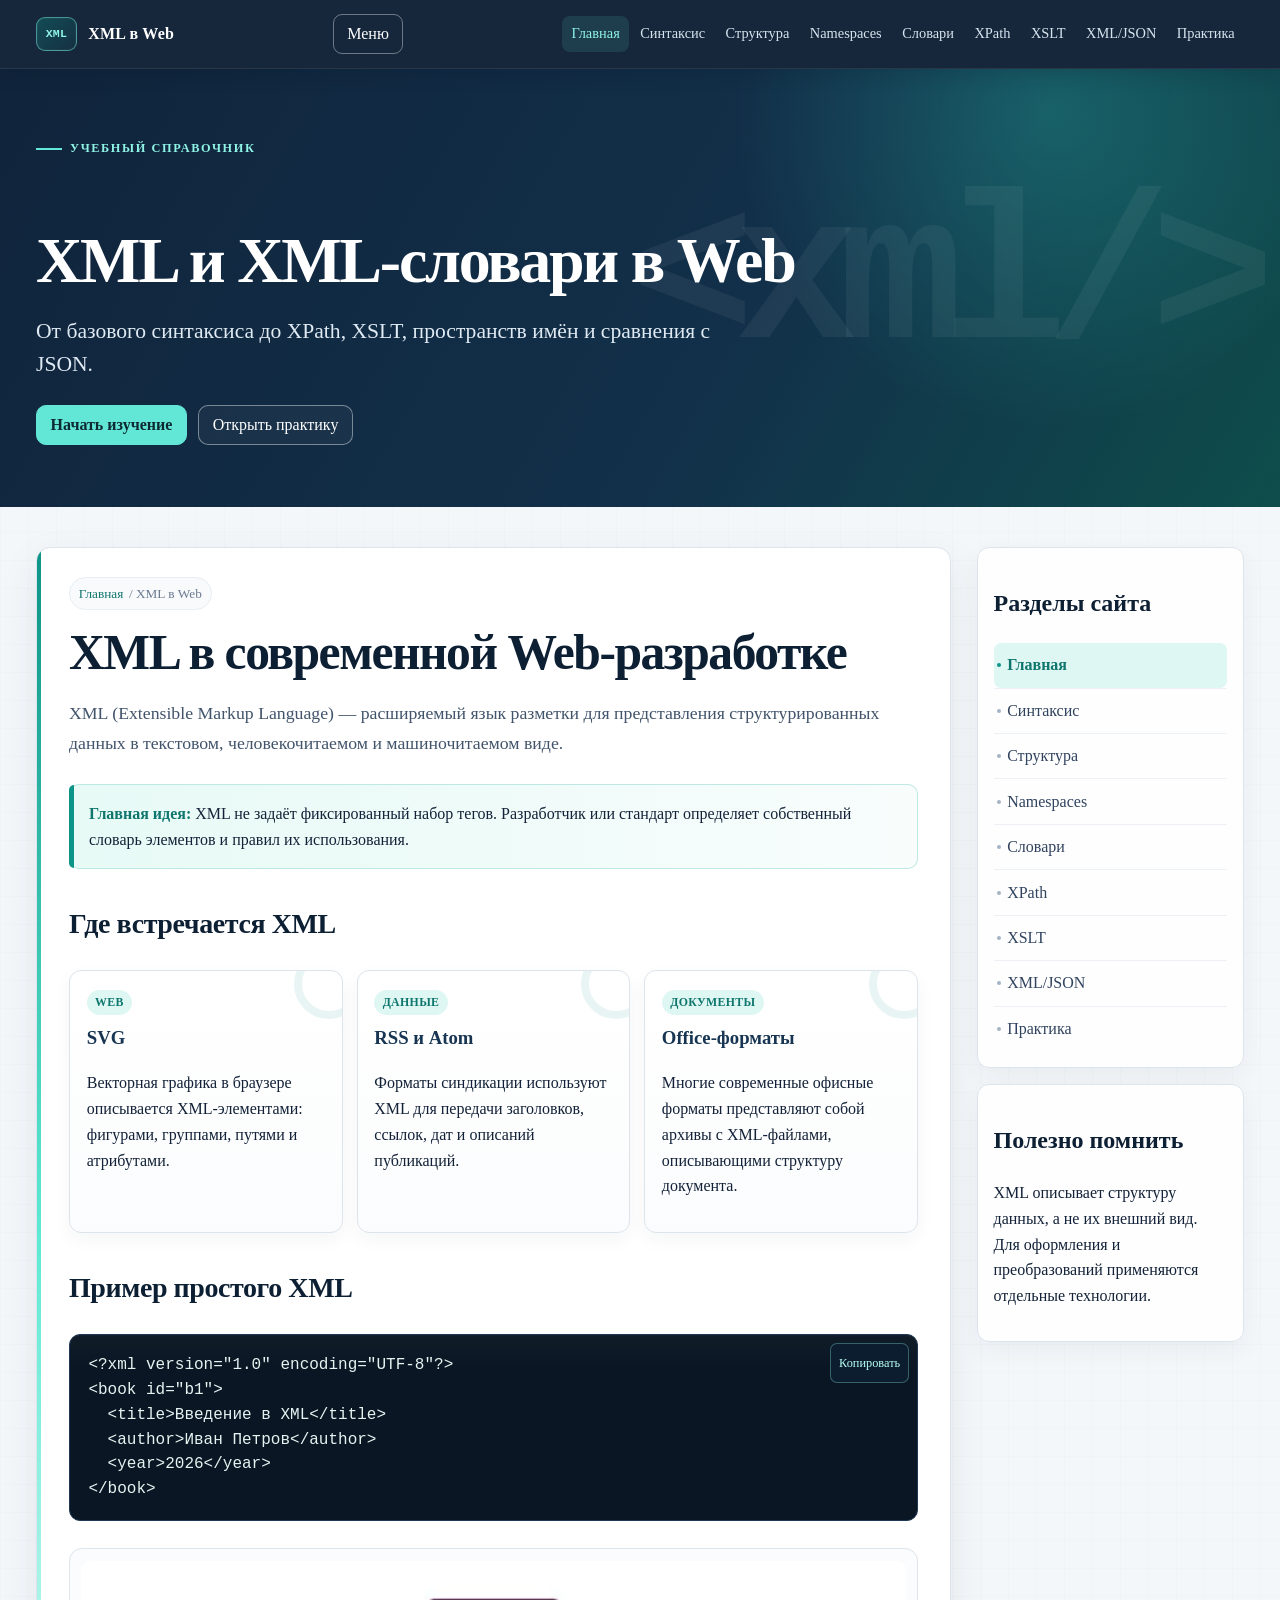
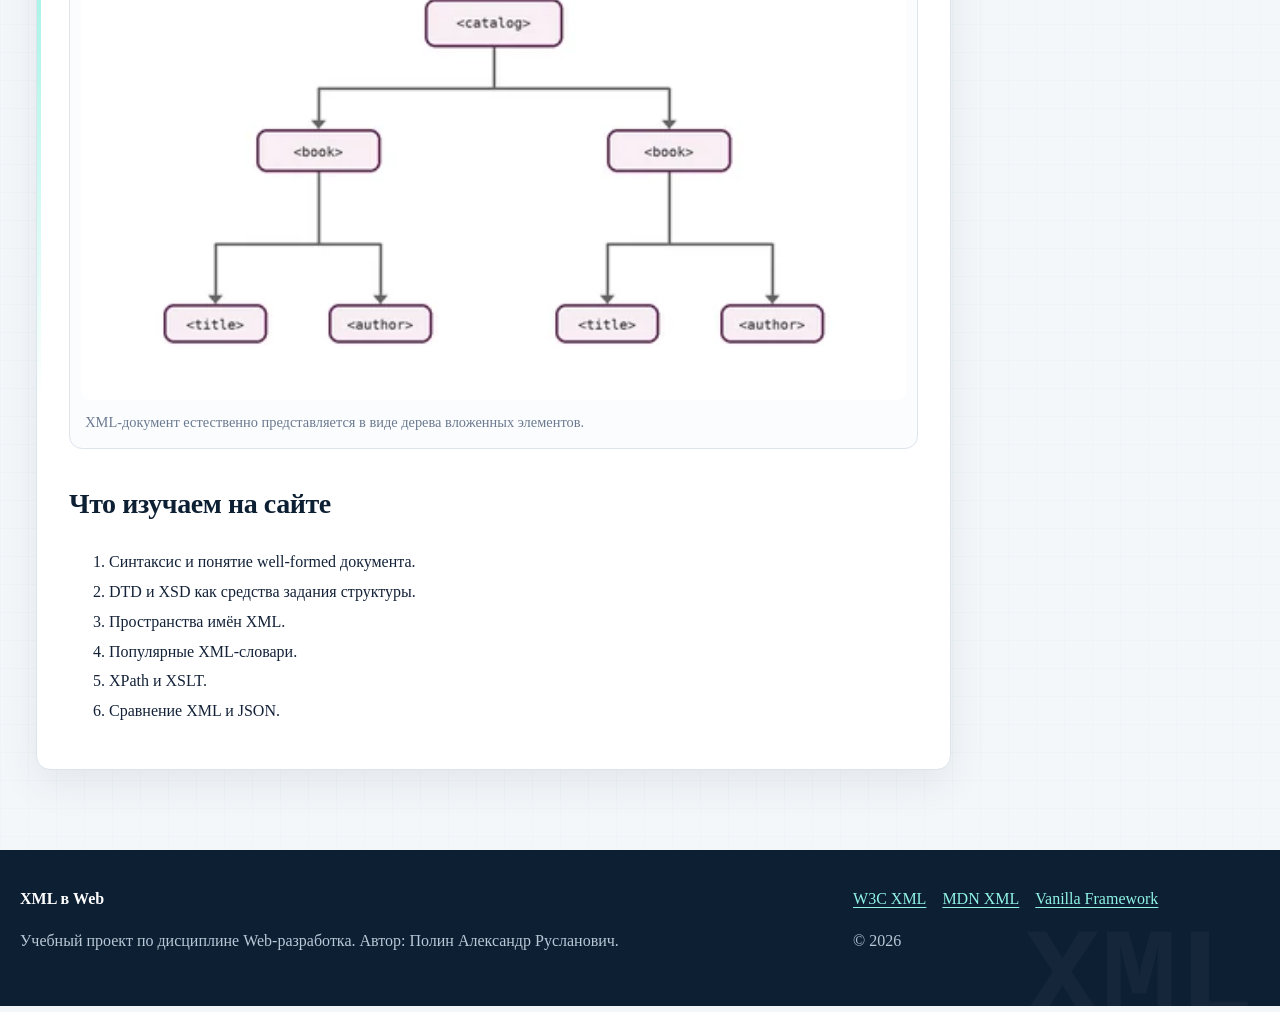
<file: index.html>
<!doctype html>
<html lang="ru">
<head>
  <meta charset="utf-8">
  <meta name="viewport" content="width=device-width, initial-scale=1">
  <meta name="theme-color" content="#0d1f33">
  <meta name="description" content="Учебный сайт об XML и XML-словарях в Web-разработке.">
  <meta name="author" content="Полин Александр Русланович">
  <title>XML в Web — XML в Web</title>
  <link rel="icon" href="images/favicon.svg" type="image/svg+xml">
  <link rel="stylesheet" href="https://assets.ubuntu.com/v1/vanilla_framework_version_4.59.0.min.css">
  <link rel="stylesheet" href="css/style.css">
</head>
<body>
<a class="skip-link" href="#main">Перейти к основному содержимому</a>
<header class="site-header"><div class="header-inner"><a class="brand" href="index.html"><span class="brand-mark">XML</span><span>XML в Web</span></a><button class="p-button menu-toggle" type="button" aria-expanded="false" aria-controls="main-nav" aria-label="Открыть меню">Меню</button><nav id="main-nav" class="main-nav" aria-label="Основная навигация"><ul><li><a href="index.html" aria-current="page">Главная</a></li>
<li><a href="syntax.html">Синтаксис</a></li>
<li><a href="structure.html">Структура</a></li>
<li><a href="namespaces.html">Namespaces</a></li>
<li><a href="vocabularies.html">Словари</a></li>
<li><a href="xpath.html">XPath</a></li>
<li><a href="xslt.html">XSLT</a></li>
<li><a href="xml-json.html">XML/JSON</a></li>
<li><a href="examples.html">Практика</a></li></ul></nav></div></header>
<section class="hero"><div class="hero-inner"><p class="hero-kicker">Учебный справочник</p><h1>XML и XML-словари в Web</h1><p class="p-heading--4">От базового синтаксиса до XPath, XSLT, пространств имён и сравнения с JSON.</p><div class="hero-actions"><a class="p-button--positive" href="syntax.html">Начать изучение</a><a class="p-button" href="examples.html">Открыть практику</a></div></div></section>
<div class="page-wrap"><div class="content-layout"><main id="main"><article class="content-card"><div class="breadcrumbs"><a href="index.html">Главная</a> / XML в Web</div>
<h1 class="page-title">XML в современной Web-разработке</h1><p class="lead">XML (Extensible Markup Language) — расширяемый язык разметки для представления структурированных данных в текстовом, человекочитаемом и машиночитаемом виде.</p>
<div class="callout"><strong>Главная идея:</strong> XML не задаёт фиксированный набор тегов. Разработчик или стандарт определяет собственный словарь элементов и правил их использования.</div>
<h2>Где встречается XML</h2><div class="topic-grid"><section class="topic-card"><span class="badge">Web</span><h3>SVG</h3><p>Векторная графика в браузере описывается XML-элементами: фигурами, группами, путями и атрибутами.</p></section><section class="topic-card"><span class="badge">Данные</span><h3>RSS и Atom</h3><p>Форматы синдикации используют XML для передачи заголовков, ссылок, дат и описаний публикаций.</p></section><section class="topic-card"><span class="badge">Документы</span><h3>Office-форматы</h3><p>Многие современные офисные форматы представляют собой архивы с XML-файлами, описывающими структуру документа.</p></section></div>
<h2>Пример простого XML</h2><div class="code-block"><button class="p-button copy-btn" type="button">Копировать</button><pre><code>&lt;?xml version=&quot;1.0&quot; encoding=&quot;UTF-8&quot;?&gt;
&lt;book id=&quot;b1&quot;&gt;
  &lt;title&gt;Введение в XML&lt;/title&gt;
  &lt;author&gt;Иван Петров&lt;/author&gt;
  &lt;year&gt;2026&lt;/year&gt;
&lt;/book&gt;</code></pre></div>
<figure class="figure"><picture><source media="(max-width: 767px)" srcset="images/xml-tree-480.webp"><source media="(max-width: 1199px)" srcset="images/xml-tree-800.webp"><img src="images/xml-tree-1200.webp" srcset="images/xml-tree-480.webp 480w, images/xml-tree-800.webp 800w, images/xml-tree-1200.webp 1200w" sizes="(max-width: 767px) 100vw, (max-width: 1199px) 70vw, 800px" alt="Древовидная структура XML-документа: catalog, book, title и author" title="Пример дерева XML" width="1200" height="640"></picture><figcaption>XML-документ естественно представляется в виде дерева вложенных элементов.</figcaption></figure>
<h2>Что изучаем на сайте</h2><ol><li>Синтаксис и понятие well-formed документа.</li><li>DTD и XSD как средства задания структуры.</li><li>Пространства имён XML.</li><li>Популярные XML-словари.</li><li>XPath и XSLT.</li><li>Сравнение XML и JSON.</li></ol></article></main><aside aria-label="Дополнительная навигация"><div class="aside-sticky"><section class="side-card"><h2 class="p-heading--5">Разделы сайта</h2><ul class="side-nav"><li><a href="index.html" aria-current="page">Главная</a></li>
<li><a href="syntax.html">Синтаксис</a></li>
<li><a href="structure.html">Структура</a></li>
<li><a href="namespaces.html">Namespaces</a></li>
<li><a href="vocabularies.html">Словари</a></li>
<li><a href="xpath.html">XPath</a></li>
<li><a href="xslt.html">XSLT</a></li>
<li><a href="xml-json.html">XML/JSON</a></li>
<li><a href="examples.html">Практика</a></li></ul></section><section class="side-card"><h2 class="p-heading--5">Полезно помнить</h2><p>XML описывает структуру данных, а не их внешний вид. Для оформления и преобразований применяются отдельные технологии.</p></section></div></aside></div></div>
<footer class="site-footer"><div class="footer-inner"><div><strong>XML в Web</strong><p class="muted-light">Учебный проект по дисциплине Web-разработка. Автор: Полин Александр Русланович.</p></div><div><ul class="footer-links"><li><a href="https://www.w3.org/XML/" target="_blank" rel="noopener">W3C XML</a></li><li><a href="https://developer.mozilla.org/ru/docs/Web/XML" target="_blank" rel="noopener">MDN XML</a></li><li><a href="https://vanillaframework.io/" target="_blank" rel="noopener">Vanilla Framework</a></li></ul><p class="muted-light">© 2026</p></div></div></footer>
<script src="js/main.js"></script>
</body></html>
</file>
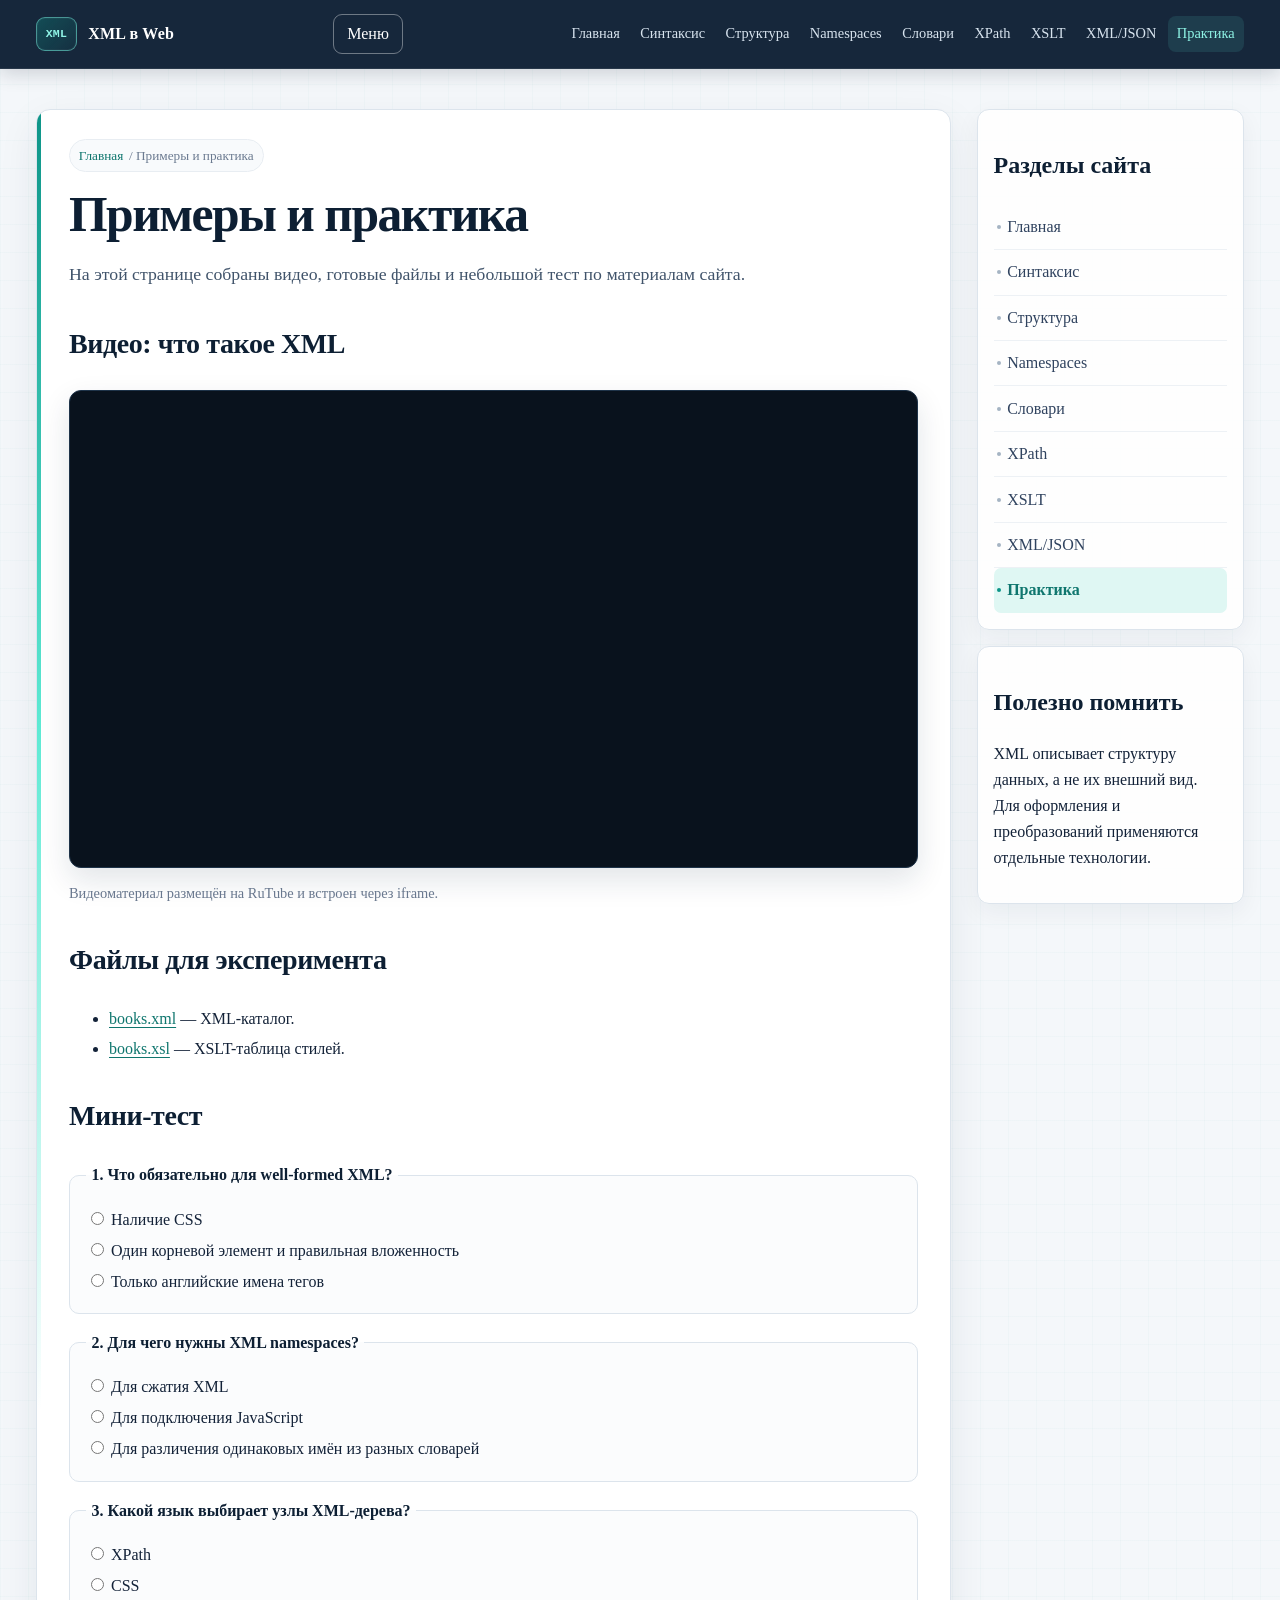
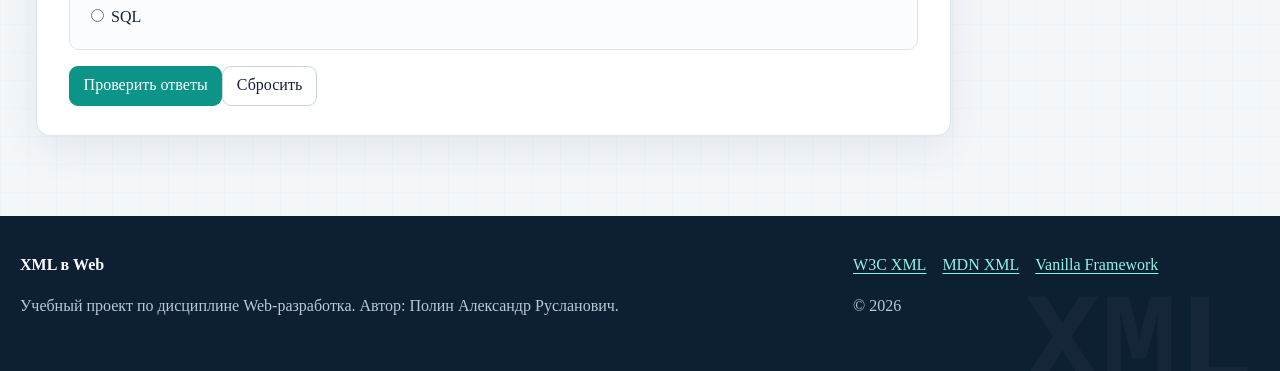
<file: examples.html>
<!doctype html>
<html lang="ru">
<head>
  <meta charset="utf-8">
  <meta name="viewport" content="width=device-width, initial-scale=1">
  <meta name="theme-color" content="#0d1f33">
  <meta name="description" content="Практические примеры XML, XSLT, видео и мини-тест.">
  <meta name="author" content="Полин Александр Русланович">
  <title>Примеры и практика — XML в Web</title>
  <link rel="icon" href="images/favicon.svg" type="image/svg+xml">
  <link rel="stylesheet" href="https://assets.ubuntu.com/v1/vanilla_framework_version_4.59.0.min.css">
  <link rel="stylesheet" href="css/style.css">
</head>
<body>
<a class="skip-link" href="#main">Перейти к основному содержимому</a>
<header class="site-header"><div class="header-inner"><a class="brand" href="index.html"><span class="brand-mark">XML</span><span>XML в Web</span></a><button class="p-button menu-toggle" type="button" aria-expanded="false" aria-controls="main-nav" aria-label="Открыть меню">Меню</button><nav id="main-nav" class="main-nav" aria-label="Основная навигация"><ul><li><a href="index.html">Главная</a></li>
<li><a href="syntax.html">Синтаксис</a></li>
<li><a href="structure.html">Структура</a></li>
<li><a href="namespaces.html">Namespaces</a></li>
<li><a href="vocabularies.html">Словари</a></li>
<li><a href="xpath.html">XPath</a></li>
<li><a href="xslt.html">XSLT</a></li>
<li><a href="xml-json.html">XML/JSON</a></li>
<li><a href="examples.html" aria-current="page">Практика</a></li></ul></nav></div></header>

<div class="page-wrap"><div class="content-layout"><main id="main"><article class="content-card"><div class="breadcrumbs"><a href="index.html">Главная</a> / Примеры и практика</div><h1 class="page-title">Примеры и практика</h1><p class="lead">На этой странице собраны видео, готовые файлы и небольшой тест по материалам сайта.</p>
<h2>Видео: что такое XML</h2><div class="video-wrap"><iframe loading="lazy" src="https://rutube.ru/play/embed/a46dff97d60f20eb735cf4e80998091f" title="Видео: Что такое XML? Часть 1" allow="clipboard-write; autoplay" allowfullscreen></iframe></div><p class="form-note">Видеоматериал размещён на RuTube и встроен через iframe.</p>
<h2>Файлы для эксперимента</h2><ul><li><a href="examples/books.xml">books.xml</a> — XML-каталог.</li><li><a href="examples/books.xsl">books.xsl</a> — XSLT-таблица стилей.</li></ul>
<h2>Мини-тест</h2><form id="xml-quiz"><fieldset><legend>1. Что обязательно для well-formed XML?</legend><label><input type="radio" name="q1" value="a"> Наличие CSS</label><br><label><input type="radio" name="q1" value="b"> Один корневой элемент и правильная вложенность</label><br><label><input type="radio" name="q1" value="c"> Только английские имена тегов</label></fieldset><fieldset><legend>2. Для чего нужны XML namespaces?</legend><label><input type="radio" name="q2" value="a"> Для сжатия XML</label><br><label><input type="radio" name="q2" value="b"> Для подключения JavaScript</label><br><label><input type="radio" name="q2" value="c"> Для различения одинаковых имён из разных словарей</label></fieldset><fieldset><legend>3. Какой язык выбирает узлы XML-дерева?</legend><label><input type="radio" name="q3" value="a"> XPath</label><br><label><input type="radio" name="q3" value="b"> CSS</label><br><label><input type="radio" name="q3" value="c"> SQL</label></fieldset><button class="p-button--positive" type="submit">Проверить ответы</button><button class="p-button" type="reset">Сбросить</button><p class="quiz-result" aria-live="polite"></p></form></article></main><aside aria-label="Дополнительная навигация"><div class="aside-sticky"><section class="side-card"><h2 class="p-heading--5">Разделы сайта</h2><ul class="side-nav"><li><a href="index.html">Главная</a></li>
<li><a href="syntax.html">Синтаксис</a></li>
<li><a href="structure.html">Структура</a></li>
<li><a href="namespaces.html">Namespaces</a></li>
<li><a href="vocabularies.html">Словари</a></li>
<li><a href="xpath.html">XPath</a></li>
<li><a href="xslt.html">XSLT</a></li>
<li><a href="xml-json.html">XML/JSON</a></li>
<li><a href="examples.html" aria-current="page">Практика</a></li></ul></section><section class="side-card"><h2 class="p-heading--5">Полезно помнить</h2><p>XML описывает структуру данных, а не их внешний вид. Для оформления и преобразований применяются отдельные технологии.</p></section></div></aside></div></div>
<footer class="site-footer"><div class="footer-inner"><div><strong>XML в Web</strong><p class="muted-light">Учебный проект по дисциплине Web-разработка. Автор: Полин Александр Русланович.</p></div><div><ul class="footer-links"><li><a href="https://www.w3.org/XML/" target="_blank" rel="noopener">W3C XML</a></li><li><a href="https://developer.mozilla.org/ru/docs/Web/XML" target="_blank" rel="noopener">MDN XML</a></li><li><a href="https://vanillaframework.io/" target="_blank" rel="noopener">Vanilla Framework</a></li></ul><p class="muted-light">© 2026</p></div></div></footer>
<script src="js/main.js"></script>
</body></html>
</file>
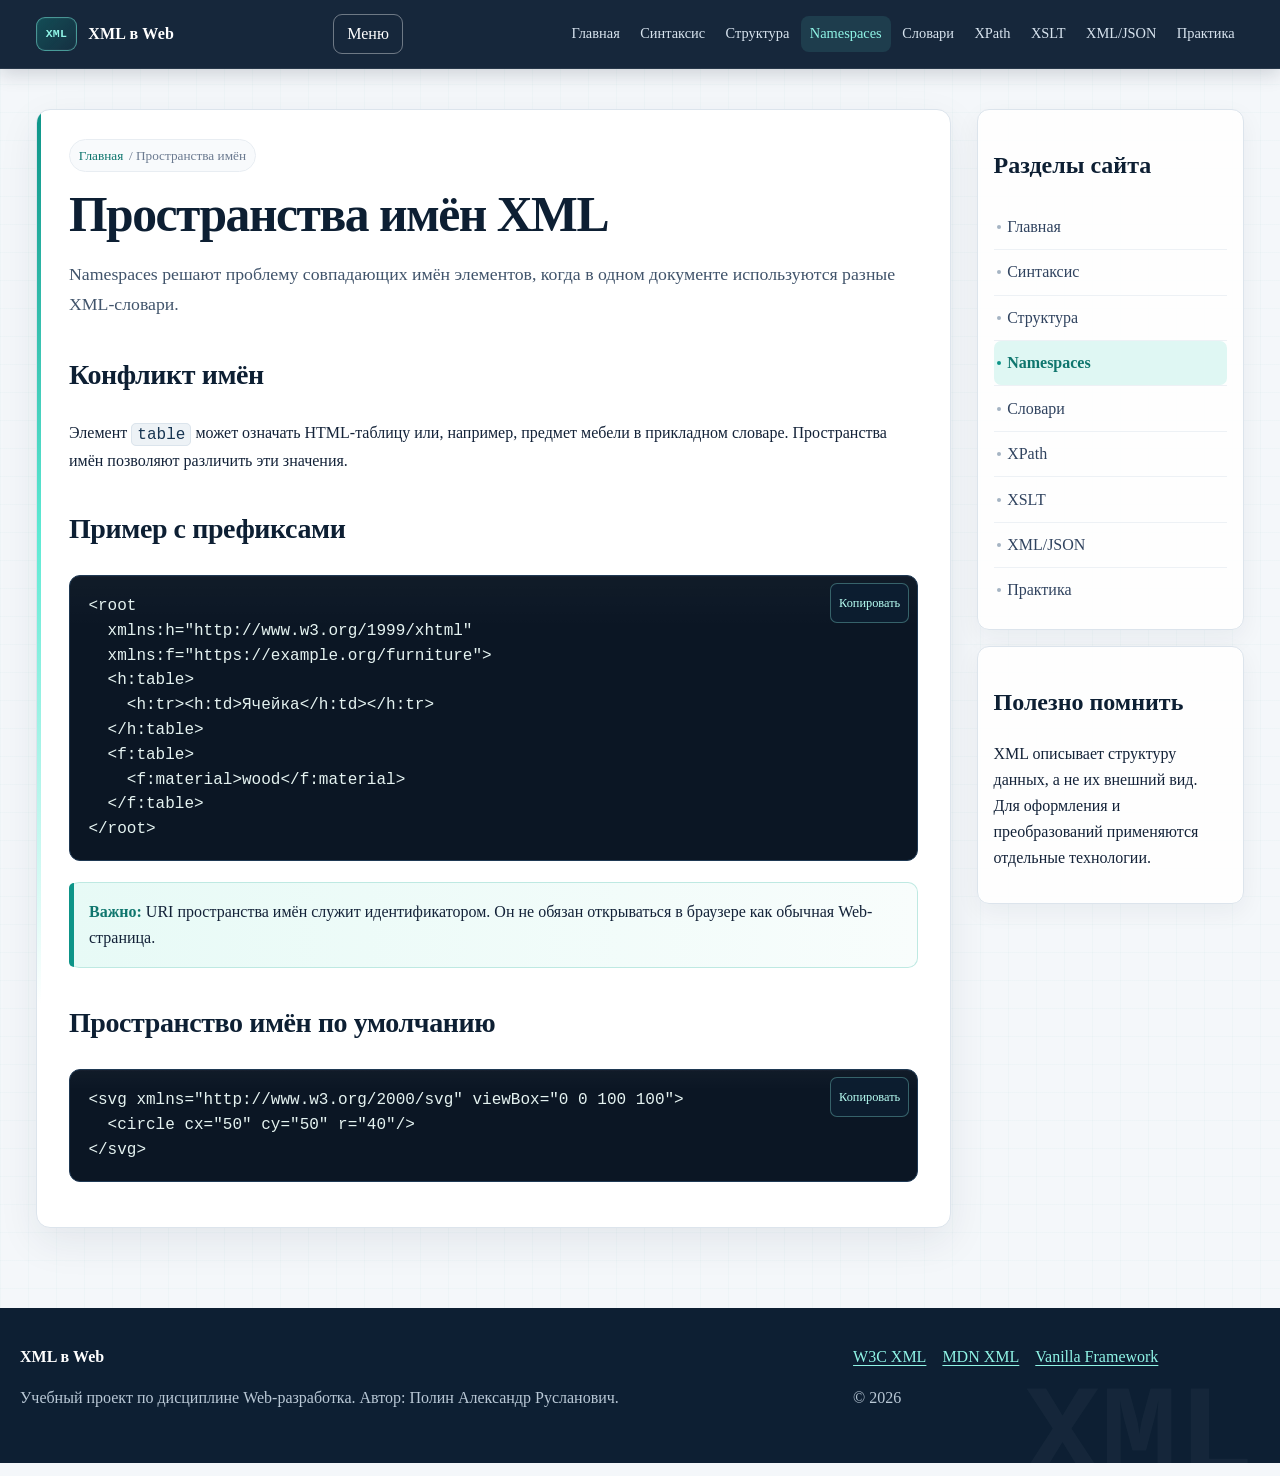
<file: namespaces.html>
<!doctype html>
<html lang="ru">
<head>
  <meta charset="utf-8">
  <meta name="viewport" content="width=device-width, initial-scale=1">
  <meta name="theme-color" content="#0d1f33">
  <meta name="description" content="Пространства имён XML и использование xmlns.">
  <meta name="author" content="Полин Александр Русланович">
  <title>Пространства имён — XML в Web</title>
  <link rel="icon" href="images/favicon.svg" type="image/svg+xml">
  <link rel="stylesheet" href="https://assets.ubuntu.com/v1/vanilla_framework_version_4.59.0.min.css">
  <link rel="stylesheet" href="css/style.css">
</head>
<body>
<a class="skip-link" href="#main">Перейти к основному содержимому</a>
<header class="site-header"><div class="header-inner"><a class="brand" href="index.html"><span class="brand-mark">XML</span><span>XML в Web</span></a><button class="p-button menu-toggle" type="button" aria-expanded="false" aria-controls="main-nav" aria-label="Открыть меню">Меню</button><nav id="main-nav" class="main-nav" aria-label="Основная навигация"><ul><li><a href="index.html">Главная</a></li>
<li><a href="syntax.html">Синтаксис</a></li>
<li><a href="structure.html">Структура</a></li>
<li><a href="namespaces.html" aria-current="page">Namespaces</a></li>
<li><a href="vocabularies.html">Словари</a></li>
<li><a href="xpath.html">XPath</a></li>
<li><a href="xslt.html">XSLT</a></li>
<li><a href="xml-json.html">XML/JSON</a></li>
<li><a href="examples.html">Практика</a></li></ul></nav></div></header>

<div class="page-wrap"><div class="content-layout"><main id="main"><article class="content-card"><div class="breadcrumbs"><a href="index.html">Главная</a> / Пространства имён</div><h1 class="page-title">Пространства имён XML</h1><p class="lead">Namespaces решают проблему совпадающих имён элементов, когда в одном документе используются разные XML-словари.</p>
<h2>Конфликт имён</h2><p>Элемент <code>table</code> может означать HTML-таблицу или, например, предмет мебели в прикладном словаре. Пространства имён позволяют различить эти значения.</p>
<h2>Пример с префиксами</h2><div class="code-block"><button class="p-button copy-btn" type="button">Копировать</button><pre><code>&lt;root
  xmlns:h=&quot;http://www.w3.org/1999/xhtml&quot;
  xmlns:f=&quot;https://example.org/furniture&quot;&gt;
  &lt;h:table&gt;
    &lt;h:tr&gt;&lt;h:td&gt;Ячейка&lt;/h:td&gt;&lt;/h:tr&gt;
  &lt;/h:table&gt;
  &lt;f:table&gt;
    &lt;f:material&gt;wood&lt;/f:material&gt;
  &lt;/f:table&gt;
&lt;/root&gt;</code></pre></div>
<div class="callout"><strong>Важно:</strong> URI пространства имён служит идентификатором. Он не обязан открываться в браузере как обычная Web-страница.</div>
<h2>Пространство имён по умолчанию</h2><div class="code-block"><button class="p-button copy-btn" type="button">Копировать</button><pre><code>&lt;svg xmlns=&quot;http://www.w3.org/2000/svg&quot; viewBox=&quot;0 0 100 100&quot;&gt;
  &lt;circle cx=&quot;50&quot; cy=&quot;50&quot; r=&quot;40&quot;/&gt;
&lt;/svg&gt;</code></pre></div></article></main><aside aria-label="Дополнительная навигация"><div class="aside-sticky"><section class="side-card"><h2 class="p-heading--5">Разделы сайта</h2><ul class="side-nav"><li><a href="index.html">Главная</a></li>
<li><a href="syntax.html">Синтаксис</a></li>
<li><a href="structure.html">Структура</a></li>
<li><a href="namespaces.html" aria-current="page">Namespaces</a></li>
<li><a href="vocabularies.html">Словари</a></li>
<li><a href="xpath.html">XPath</a></li>
<li><a href="xslt.html">XSLT</a></li>
<li><a href="xml-json.html">XML/JSON</a></li>
<li><a href="examples.html">Практика</a></li></ul></section><section class="side-card"><h2 class="p-heading--5">Полезно помнить</h2><p>XML описывает структуру данных, а не их внешний вид. Для оформления и преобразований применяются отдельные технологии.</p></section></div></aside></div></div>
<footer class="site-footer"><div class="footer-inner"><div><strong>XML в Web</strong><p class="muted-light">Учебный проект по дисциплине Web-разработка. Автор: Полин Александр Русланович.</p></div><div><ul class="footer-links"><li><a href="https://www.w3.org/XML/" target="_blank" rel="noopener">W3C XML</a></li><li><a href="https://developer.mozilla.org/ru/docs/Web/XML" target="_blank" rel="noopener">MDN XML</a></li><li><a href="https://vanillaframework.io/" target="_blank" rel="noopener">Vanilla Framework</a></li></ul><p class="muted-light">© 2026</p></div></div></footer>
<script src="js/main.js"></script>
</body></html>
</file>
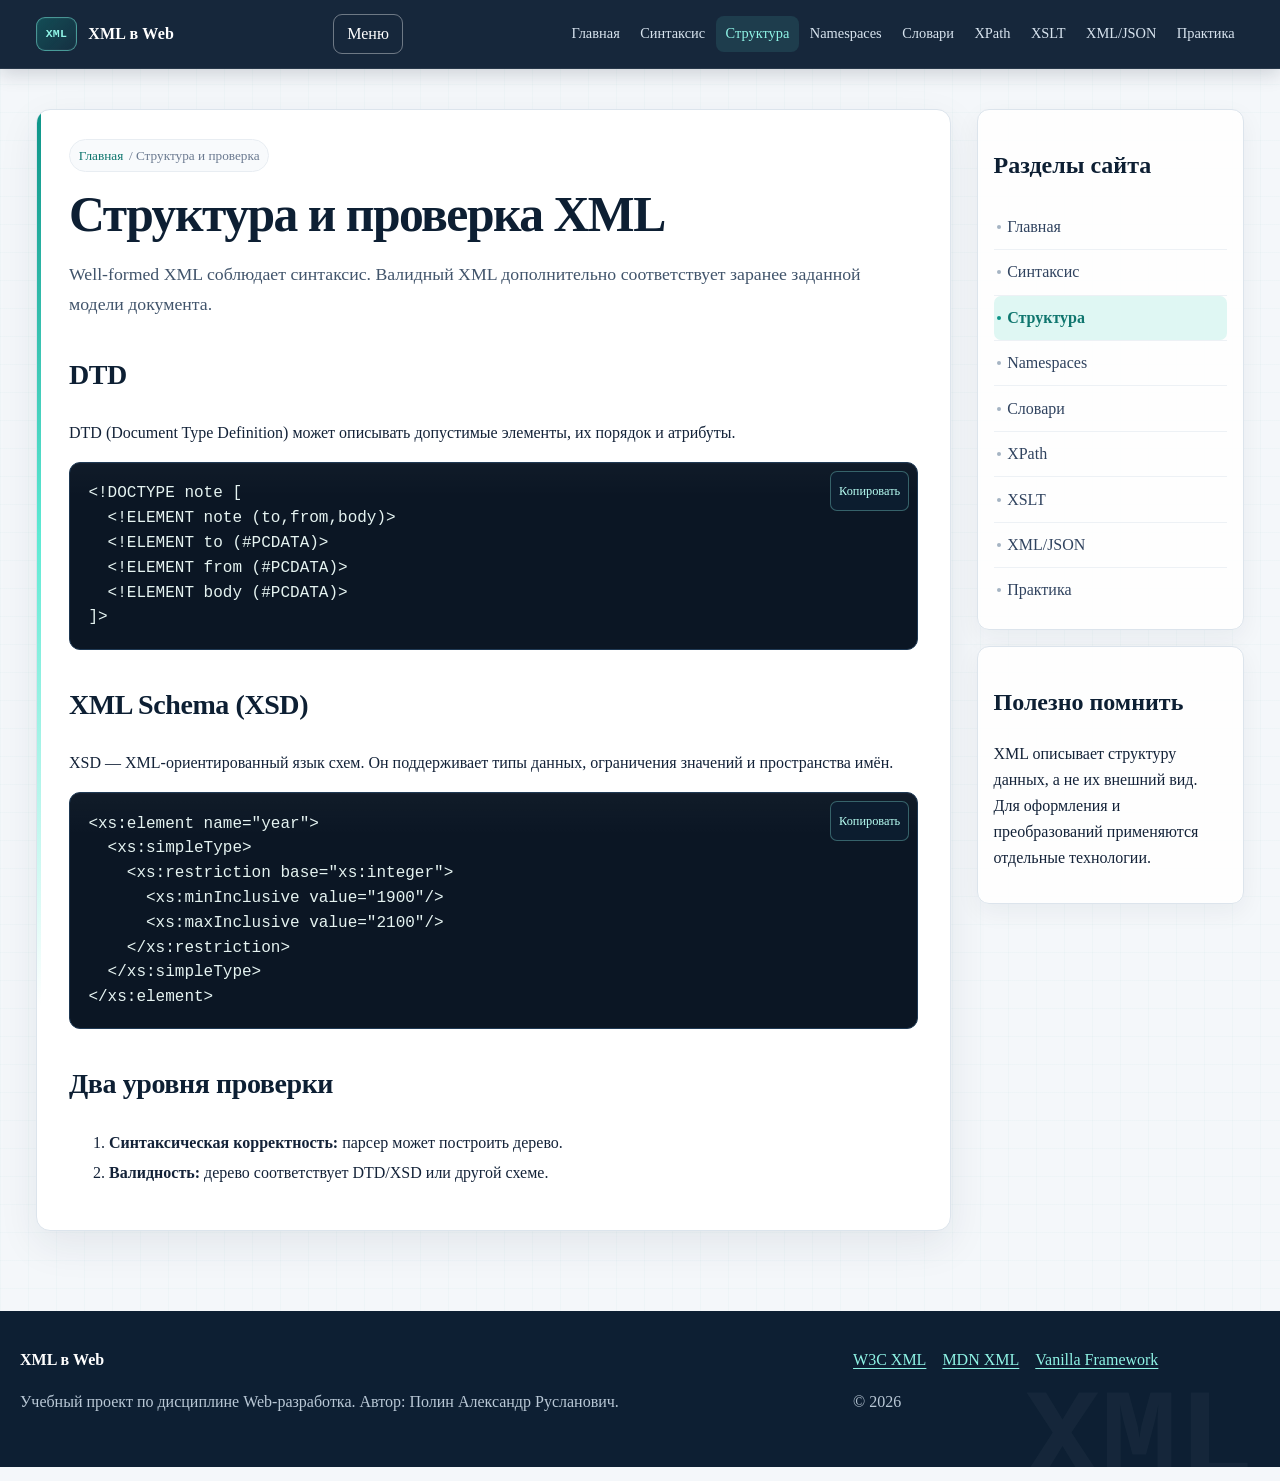
<file: structure.html>
<!doctype html>
<html lang="ru">
<head>
  <meta charset="utf-8">
  <meta name="viewport" content="width=device-width, initial-scale=1">
  <meta name="theme-color" content="#0d1f33">
  <meta name="description" content="DTD, XSD, well-formed и валидные XML-документы.">
  <meta name="author" content="Полин Александр Русланович">
  <title>Структура и проверка — XML в Web</title>
  <link rel="icon" href="images/favicon.svg" type="image/svg+xml">
  <link rel="stylesheet" href="https://assets.ubuntu.com/v1/vanilla_framework_version_4.59.0.min.css">
  <link rel="stylesheet" href="css/style.css">
</head>
<body>
<a class="skip-link" href="#main">Перейти к основному содержимому</a>
<header class="site-header"><div class="header-inner"><a class="brand" href="index.html"><span class="brand-mark">XML</span><span>XML в Web</span></a><button class="p-button menu-toggle" type="button" aria-expanded="false" aria-controls="main-nav" aria-label="Открыть меню">Меню</button><nav id="main-nav" class="main-nav" aria-label="Основная навигация"><ul><li><a href="index.html">Главная</a></li>
<li><a href="syntax.html">Синтаксис</a></li>
<li><a href="structure.html" aria-current="page">Структура</a></li>
<li><a href="namespaces.html">Namespaces</a></li>
<li><a href="vocabularies.html">Словари</a></li>
<li><a href="xpath.html">XPath</a></li>
<li><a href="xslt.html">XSLT</a></li>
<li><a href="xml-json.html">XML/JSON</a></li>
<li><a href="examples.html">Практика</a></li></ul></nav></div></header>

<div class="page-wrap"><div class="content-layout"><main id="main"><article class="content-card"><div class="breadcrumbs"><a href="index.html">Главная</a> / Структура и проверка</div><h1 class="page-title">Структура и проверка XML</h1><p class="lead">Well-formed XML соблюдает синтаксис. Валидный XML дополнительно соответствует заранее заданной модели документа.</p>
<h2>DTD</h2><p>DTD (Document Type Definition) может описывать допустимые элементы, их порядок и атрибуты.</p><div class="code-block"><button class="p-button copy-btn" type="button">Копировать</button><pre><code>&lt;!DOCTYPE note [
  &lt;!ELEMENT note (to,from,body)&gt;
  &lt;!ELEMENT to (#PCDATA)&gt;
  &lt;!ELEMENT from (#PCDATA)&gt;
  &lt;!ELEMENT body (#PCDATA)&gt;
]&gt;</code></pre></div>
<h2>XML Schema (XSD)</h2><p>XSD — XML-ориентированный язык схем. Он поддерживает типы данных, ограничения значений и пространства имён.</p><div class="code-block"><button class="p-button copy-btn" type="button">Копировать</button><pre><code>&lt;xs:element name=&quot;year&quot;&gt;
  &lt;xs:simpleType&gt;
    &lt;xs:restriction base=&quot;xs:integer&quot;&gt;
      &lt;xs:minInclusive value=&quot;1900&quot;/&gt;
      &lt;xs:maxInclusive value=&quot;2100&quot;/&gt;
    &lt;/xs:restriction&gt;
  &lt;/xs:simpleType&gt;
&lt;/xs:element&gt;</code></pre></div>
<h2>Два уровня проверки</h2><ol><li><strong>Синтаксическая корректность:</strong> парсер может построить дерево.</li><li><strong>Валидность:</strong> дерево соответствует DTD/XSD или другой схеме.</li></ol></article></main><aside aria-label="Дополнительная навигация"><div class="aside-sticky"><section class="side-card"><h2 class="p-heading--5">Разделы сайта</h2><ul class="side-nav"><li><a href="index.html">Главная</a></li>
<li><a href="syntax.html">Синтаксис</a></li>
<li><a href="structure.html" aria-current="page">Структура</a></li>
<li><a href="namespaces.html">Namespaces</a></li>
<li><a href="vocabularies.html">Словари</a></li>
<li><a href="xpath.html">XPath</a></li>
<li><a href="xslt.html">XSLT</a></li>
<li><a href="xml-json.html">XML/JSON</a></li>
<li><a href="examples.html">Практика</a></li></ul></section><section class="side-card"><h2 class="p-heading--5">Полезно помнить</h2><p>XML описывает структуру данных, а не их внешний вид. Для оформления и преобразований применяются отдельные технологии.</p></section></div></aside></div></div>
<footer class="site-footer"><div class="footer-inner"><div><strong>XML в Web</strong><p class="muted-light">Учебный проект по дисциплине Web-разработка. Автор: Полин Александр Русланович.</p></div><div><ul class="footer-links"><li><a href="https://www.w3.org/XML/" target="_blank" rel="noopener">W3C XML</a></li><li><a href="https://developer.mozilla.org/ru/docs/Web/XML" target="_blank" rel="noopener">MDN XML</a></li><li><a href="https://vanillaframework.io/" target="_blank" rel="noopener">Vanilla Framework</a></li></ul><p class="muted-light">© 2026</p></div></div></footer>
<script src="js/main.js"></script>
</body></html>
</file>
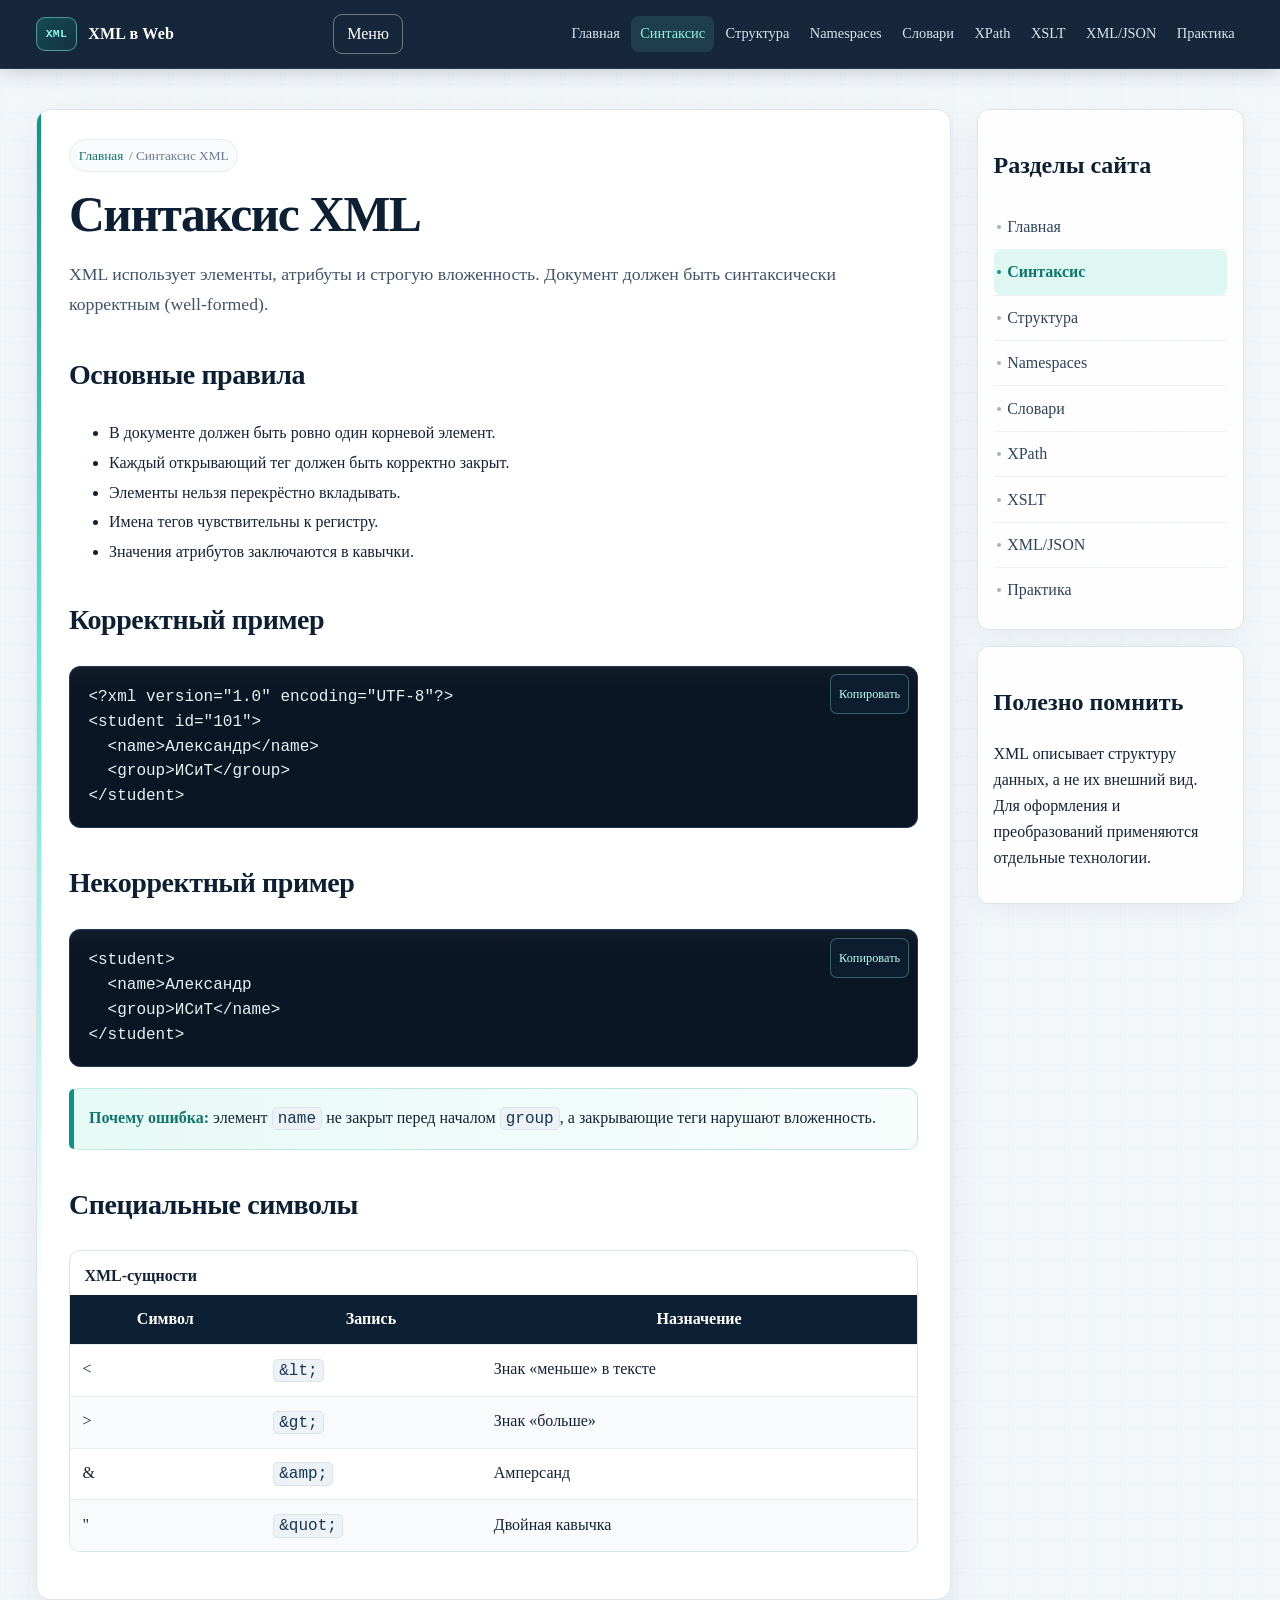
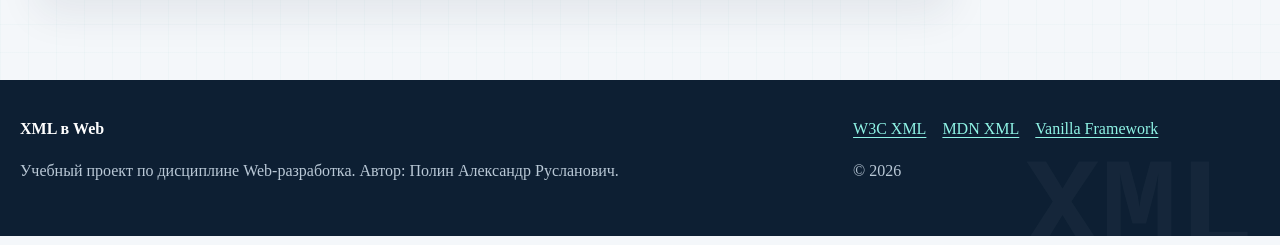
<file: syntax.html>
<!doctype html>
<html lang="ru">
<head>
  <meta charset="utf-8">
  <meta name="viewport" content="width=device-width, initial-scale=1">
  <meta name="theme-color" content="#0d1f33">
  <meta name="description" content="Основные правила синтаксиса XML, элементы, атрибуты и корректная вложенность.">
  <meta name="author" content="Полин Александр Русланович">
  <title>Синтаксис XML — XML в Web</title>
  <link rel="icon" href="images/favicon.svg" type="image/svg+xml">
  <link rel="stylesheet" href="https://assets.ubuntu.com/v1/vanilla_framework_version_4.59.0.min.css">
  <link rel="stylesheet" href="css/style.css">
</head>
<body>
<a class="skip-link" href="#main">Перейти к основному содержимому</a>
<header class="site-header"><div class="header-inner"><a class="brand" href="index.html"><span class="brand-mark">XML</span><span>XML в Web</span></a><button class="p-button menu-toggle" type="button" aria-expanded="false" aria-controls="main-nav" aria-label="Открыть меню">Меню</button><nav id="main-nav" class="main-nav" aria-label="Основная навигация"><ul><li><a href="index.html">Главная</a></li>
<li><a href="syntax.html" aria-current="page">Синтаксис</a></li>
<li><a href="structure.html">Структура</a></li>
<li><a href="namespaces.html">Namespaces</a></li>
<li><a href="vocabularies.html">Словари</a></li>
<li><a href="xpath.html">XPath</a></li>
<li><a href="xslt.html">XSLT</a></li>
<li><a href="xml-json.html">XML/JSON</a></li>
<li><a href="examples.html">Практика</a></li></ul></nav></div></header>

<div class="page-wrap"><div class="content-layout"><main id="main"><article class="content-card"><div class="breadcrumbs"><a href="index.html">Главная</a> / Синтаксис XML</div><h1 class="page-title">Синтаксис XML</h1><p class="lead">XML использует элементы, атрибуты и строгую вложенность. Документ должен быть синтаксически корректным (well-formed).</p>
<h2>Основные правила</h2><ul><li>В документе должен быть ровно один корневой элемент.</li><li>Каждый открывающий тег должен быть корректно закрыт.</li><li>Элементы нельзя перекрёстно вкладывать.</li><li>Имена тегов чувствительны к регистру.</li><li>Значения атрибутов заключаются в кавычки.</li></ul>
<h2>Корректный пример</h2><div class="code-block"><button class="p-button copy-btn" type="button">Копировать</button><pre><code>&lt;?xml version=&quot;1.0&quot; encoding=&quot;UTF-8&quot;?&gt;
&lt;student id=&quot;101&quot;&gt;
  &lt;name&gt;Александр&lt;/name&gt;
  &lt;group&gt;ИСиТ&lt;/group&gt;
&lt;/student&gt;</code></pre></div>
<h2>Некорректный пример</h2><div class="code-block"><button class="p-button copy-btn" type="button">Копировать</button><pre><code>&lt;student&gt;
  &lt;name&gt;Александр
  &lt;group&gt;ИСиТ&lt;/name&gt;
&lt;/student&gt;</code></pre></div>
<div class="callout"><strong>Почему ошибка:</strong> элемент <code>name</code> не закрыт перед началом <code>group</code>, а закрывающие теги нарушают вложенность.</div>
<h2>Специальные символы</h2><div class="table-scroll"><table><caption>XML-сущности</caption><thead><tr><th>Символ</th><th>Запись</th><th>Назначение</th></tr></thead><tbody><tr><td>&lt;</td><td><code>&amp;lt;</code></td><td>Знак «меньше» в тексте</td></tr><tr><td>&gt;</td><td><code>&amp;gt;</code></td><td>Знак «больше»</td></tr><tr><td>&amp;</td><td><code>&amp;amp;</code></td><td>Амперсанд</td></tr><tr><td>&quot;</td><td><code>&amp;quot;</code></td><td>Двойная кавычка</td></tr></tbody></table></div></article></main><aside aria-label="Дополнительная навигация"><div class="aside-sticky"><section class="side-card"><h2 class="p-heading--5">Разделы сайта</h2><ul class="side-nav"><li><a href="index.html">Главная</a></li>
<li><a href="syntax.html" aria-current="page">Синтаксис</a></li>
<li><a href="structure.html">Структура</a></li>
<li><a href="namespaces.html">Namespaces</a></li>
<li><a href="vocabularies.html">Словари</a></li>
<li><a href="xpath.html">XPath</a></li>
<li><a href="xslt.html">XSLT</a></li>
<li><a href="xml-json.html">XML/JSON</a></li>
<li><a href="examples.html">Практика</a></li></ul></section><section class="side-card"><h2 class="p-heading--5">Полезно помнить</h2><p>XML описывает структуру данных, а не их внешний вид. Для оформления и преобразований применяются отдельные технологии.</p></section></div></aside></div></div>
<footer class="site-footer"><div class="footer-inner"><div><strong>XML в Web</strong><p class="muted-light">Учебный проект по дисциплине Web-разработка. Автор: Полин Александр Русланович.</p></div><div><ul class="footer-links"><li><a href="https://www.w3.org/XML/" target="_blank" rel="noopener">W3C XML</a></li><li><a href="https://developer.mozilla.org/ru/docs/Web/XML" target="_blank" rel="noopener">MDN XML</a></li><li><a href="https://vanillaframework.io/" target="_blank" rel="noopener">Vanilla Framework</a></li></ul><p class="muted-light">© 2026</p></div></div></footer>
<script src="js/main.js"></script>
</body></html>
</file>
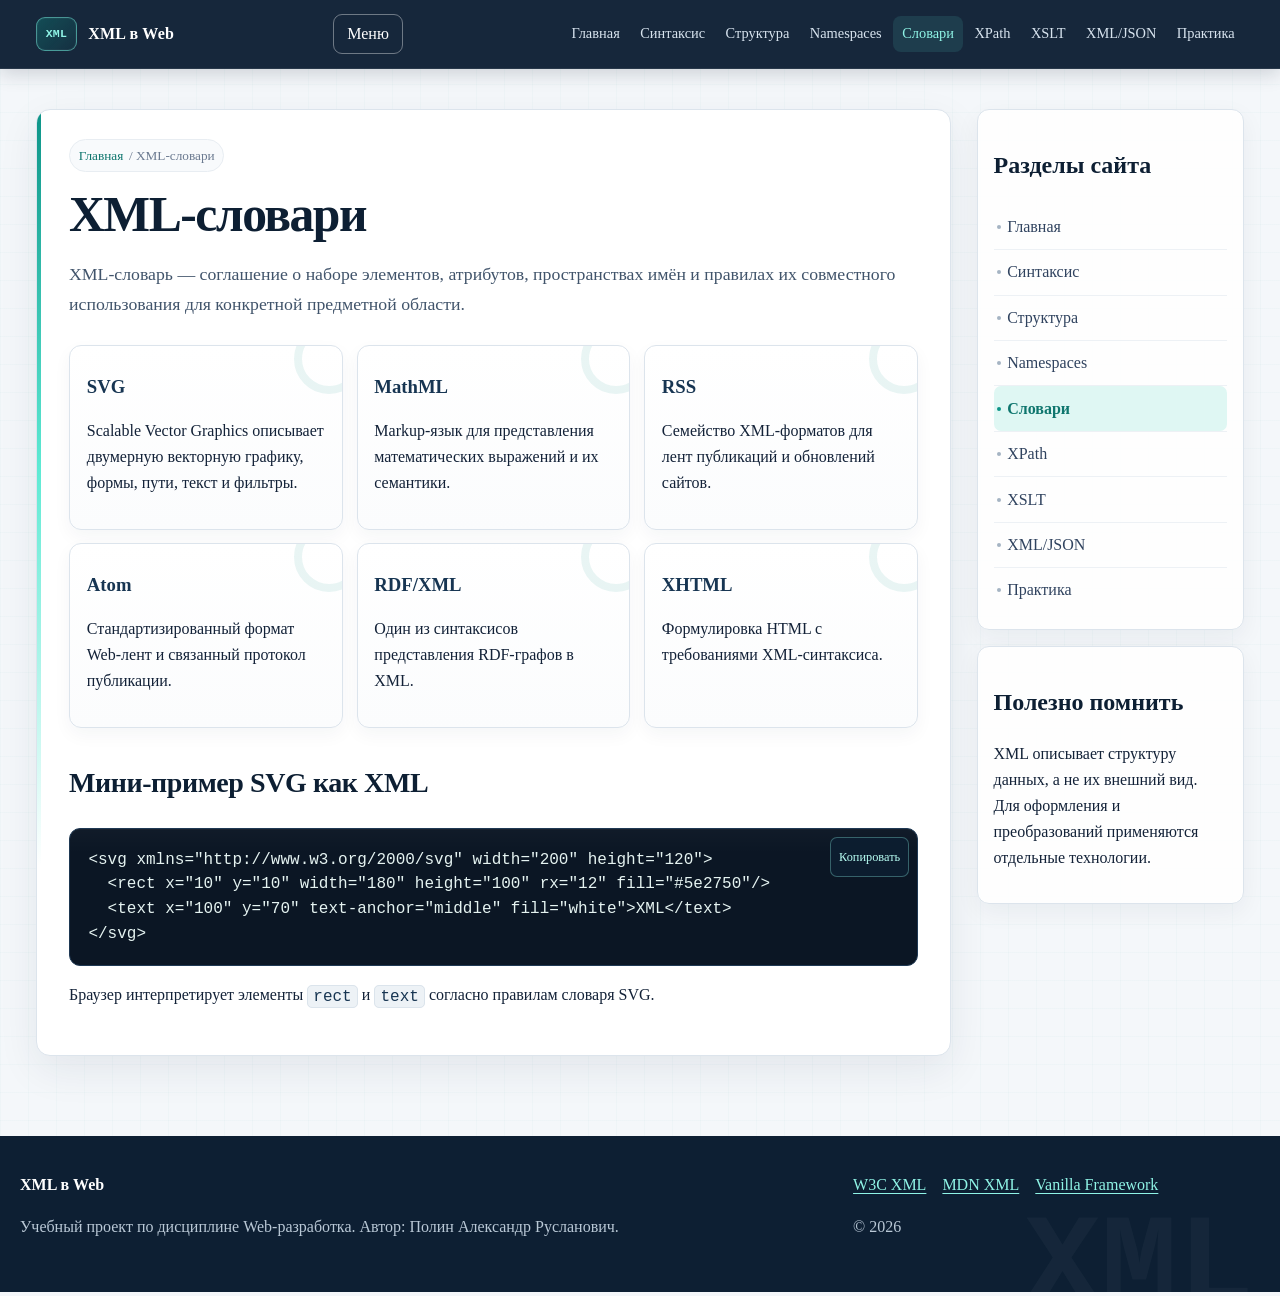
<file: vocabularies.html>
<!doctype html>
<html lang="ru">
<head>
  <meta charset="utf-8">
  <meta name="viewport" content="width=device-width, initial-scale=1">
  <meta name="theme-color" content="#0d1f33">
  <meta name="description" content="XML-словари: SVG, MathML, RSS, Atom, RDF/XML и XHTML.">
  <meta name="author" content="Полин Александр Русланович">
  <title>XML-словари — XML в Web</title>
  <link rel="icon" href="images/favicon.svg" type="image/svg+xml">
  <link rel="stylesheet" href="https://assets.ubuntu.com/v1/vanilla_framework_version_4.59.0.min.css">
  <link rel="stylesheet" href="css/style.css">
</head>
<body>
<a class="skip-link" href="#main">Перейти к основному содержимому</a>
<header class="site-header"><div class="header-inner"><a class="brand" href="index.html"><span class="brand-mark">XML</span><span>XML в Web</span></a><button class="p-button menu-toggle" type="button" aria-expanded="false" aria-controls="main-nav" aria-label="Открыть меню">Меню</button><nav id="main-nav" class="main-nav" aria-label="Основная навигация"><ul><li><a href="index.html">Главная</a></li>
<li><a href="syntax.html">Синтаксис</a></li>
<li><a href="structure.html">Структура</a></li>
<li><a href="namespaces.html">Namespaces</a></li>
<li><a href="vocabularies.html" aria-current="page">Словари</a></li>
<li><a href="xpath.html">XPath</a></li>
<li><a href="xslt.html">XSLT</a></li>
<li><a href="xml-json.html">XML/JSON</a></li>
<li><a href="examples.html">Практика</a></li></ul></nav></div></header>

<div class="page-wrap"><div class="content-layout"><main id="main"><article class="content-card"><div class="breadcrumbs"><a href="index.html">Главная</a> / XML-словари</div><h1 class="page-title">XML-словари</h1><p class="lead">XML-словарь — соглашение о наборе элементов, атрибутов, пространствах имён и правилах их совместного использования для конкретной предметной области.</p>
<div class="topic-grid"><section class="topic-card"><h3>SVG</h3><p>Scalable Vector Graphics описывает двумерную векторную графику, формы, пути, текст и фильтры.</p></section><section class="topic-card"><h3>MathML</h3><p>Markup-язык для представления математических выражений и их семантики.</p></section><section class="topic-card"><h3>RSS</h3><p>Семейство XML-форматов для лент публикаций и обновлений сайтов.</p></section><section class="topic-card"><h3>Atom</h3><p>Стандартизированный формат Web-лент и связанный протокол публикации.</p></section><section class="topic-card"><h3>RDF/XML</h3><p>Один из синтаксисов представления RDF-графов в XML.</p></section><section class="topic-card"><h3>XHTML</h3><p>Формулировка HTML с требованиями XML-синтаксиса.</p></section></div>
<h2>Мини-пример SVG как XML</h2><div class="code-block"><button class="p-button copy-btn" type="button">Копировать</button><pre><code>&lt;svg xmlns=&quot;http://www.w3.org/2000/svg&quot; width=&quot;200&quot; height=&quot;120&quot;&gt;
  &lt;rect x=&quot;10&quot; y=&quot;10&quot; width=&quot;180&quot; height=&quot;100&quot; rx=&quot;12&quot; fill=&quot;#5e2750&quot;/&gt;
  &lt;text x=&quot;100&quot; y=&quot;70&quot; text-anchor=&quot;middle&quot; fill=&quot;white&quot;&gt;XML&lt;/text&gt;
&lt;/svg&gt;</code></pre></div>
<p>Браузер интерпретирует элементы <code>rect</code> и <code>text</code> согласно правилам словаря SVG.</p></article></main><aside aria-label="Дополнительная навигация"><div class="aside-sticky"><section class="side-card"><h2 class="p-heading--5">Разделы сайта</h2><ul class="side-nav"><li><a href="index.html">Главная</a></li>
<li><a href="syntax.html">Синтаксис</a></li>
<li><a href="structure.html">Структура</a></li>
<li><a href="namespaces.html">Namespaces</a></li>
<li><a href="vocabularies.html" aria-current="page">Словари</a></li>
<li><a href="xpath.html">XPath</a></li>
<li><a href="xslt.html">XSLT</a></li>
<li><a href="xml-json.html">XML/JSON</a></li>
<li><a href="examples.html">Практика</a></li></ul></section><section class="side-card"><h2 class="p-heading--5">Полезно помнить</h2><p>XML описывает структуру данных, а не их внешний вид. Для оформления и преобразований применяются отдельные технологии.</p></section></div></aside></div></div>
<footer class="site-footer"><div class="footer-inner"><div><strong>XML в Web</strong><p class="muted-light">Учебный проект по дисциплине Web-разработка. Автор: Полин Александр Русланович.</p></div><div><ul class="footer-links"><li><a href="https://www.w3.org/XML/" target="_blank" rel="noopener">W3C XML</a></li><li><a href="https://developer.mozilla.org/ru/docs/Web/XML" target="_blank" rel="noopener">MDN XML</a></li><li><a href="https://vanillaframework.io/" target="_blank" rel="noopener">Vanilla Framework</a></li></ul><p class="muted-light">© 2026</p></div></div></footer>
<script src="js/main.js"></script>
</body></html>
</file>
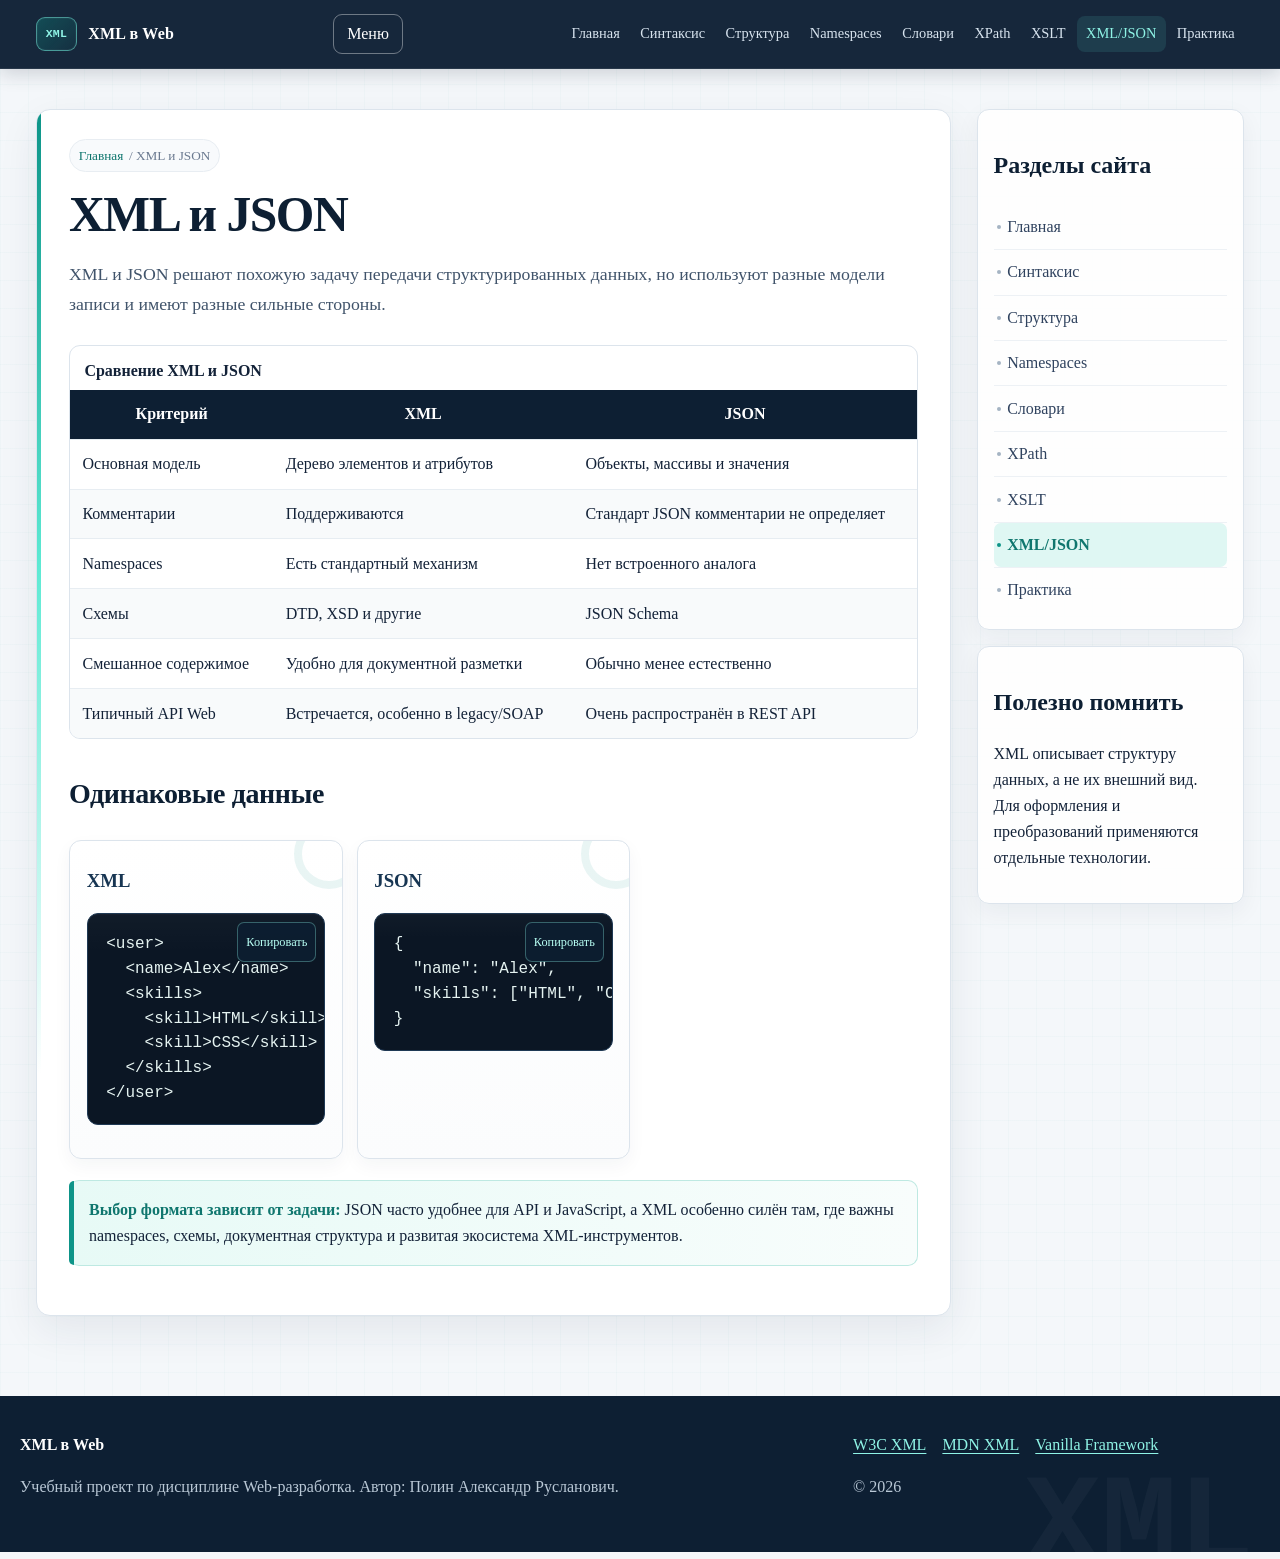
<file: xml-json.html>
<!doctype html>
<html lang="ru">
<head>
  <meta charset="utf-8">
  <meta name="viewport" content="width=device-width, initial-scale=1">
  <meta name="theme-color" content="#0d1f33">
  <meta name="description" content="Сравнение форматов XML и JSON.">
  <meta name="author" content="Полин Александр Русланович">
  <title>XML и JSON — XML в Web</title>
  <link rel="icon" href="images/favicon.svg" type="image/svg+xml">
  <link rel="stylesheet" href="https://assets.ubuntu.com/v1/vanilla_framework_version_4.59.0.min.css">
  <link rel="stylesheet" href="css/style.css">
</head>
<body>
<a class="skip-link" href="#main">Перейти к основному содержимому</a>
<header class="site-header"><div class="header-inner"><a class="brand" href="index.html"><span class="brand-mark">XML</span><span>XML в Web</span></a><button class="p-button menu-toggle" type="button" aria-expanded="false" aria-controls="main-nav" aria-label="Открыть меню">Меню</button><nav id="main-nav" class="main-nav" aria-label="Основная навигация"><ul><li><a href="index.html">Главная</a></li>
<li><a href="syntax.html">Синтаксис</a></li>
<li><a href="structure.html">Структура</a></li>
<li><a href="namespaces.html">Namespaces</a></li>
<li><a href="vocabularies.html">Словари</a></li>
<li><a href="xpath.html">XPath</a></li>
<li><a href="xslt.html">XSLT</a></li>
<li><a href="xml-json.html" aria-current="page">XML/JSON</a></li>
<li><a href="examples.html">Практика</a></li></ul></nav></div></header>

<div class="page-wrap"><div class="content-layout"><main id="main"><article class="content-card"><div class="breadcrumbs"><a href="index.html">Главная</a> / XML и JSON</div><h1 class="page-title">XML и JSON</h1><p class="lead">XML и JSON решают похожую задачу передачи структурированных данных, но используют разные модели записи и имеют разные сильные стороны.</p>
<div class="table-scroll"><table><caption>Сравнение XML и JSON</caption><thead><tr><th>Критерий</th><th>XML</th><th>JSON</th></tr></thead><tbody><tr><td>Основная модель</td><td>Дерево элементов и атрибутов</td><td>Объекты, массивы и значения</td></tr><tr><td>Комментарии</td><td>Поддерживаются</td><td>Стандарт JSON комментарии не определяет</td></tr><tr><td>Namespaces</td><td>Есть стандартный механизм</td><td>Нет встроенного аналога</td></tr><tr><td>Схемы</td><td>DTD, XSD и другие</td><td>JSON Schema</td></tr><tr><td>Смешанное содержимое</td><td>Удобно для документной разметки</td><td>Обычно менее естественно</td></tr><tr><td>Типичный API Web</td><td>Встречается, особенно в legacy/SOAP</td><td>Очень распространён в REST API</td></tr></tbody></table></div>
<h2>Одинаковые данные</h2><div class="topic-grid"><section class="topic-card"><h3>XML</h3><div class="code-block"><button class="p-button copy-btn" type="button">Копировать</button><pre><code>&lt;user&gt;
  &lt;name&gt;Alex&lt;/name&gt;
  &lt;skills&gt;
    &lt;skill&gt;HTML&lt;/skill&gt;
    &lt;skill&gt;CSS&lt;/skill&gt;
  &lt;/skills&gt;
&lt;/user&gt;</code></pre></div></section><section class="topic-card"><h3>JSON</h3><div class="code-block"><button class="p-button copy-btn" type="button">Копировать</button><pre><code>{
  &quot;name&quot;: &quot;Alex&quot;,
  &quot;skills&quot;: [&quot;HTML&quot;, &quot;CSS&quot;]
}</code></pre></div></section></div>
<div class="callout"><strong>Выбор формата зависит от задачи:</strong> JSON часто удобнее для API и JavaScript, а XML особенно силён там, где важны namespaces, схемы, документная структура и развитая экосистема XML-инструментов.</div></article></main><aside aria-label="Дополнительная навигация"><div class="aside-sticky"><section class="side-card"><h2 class="p-heading--5">Разделы сайта</h2><ul class="side-nav"><li><a href="index.html">Главная</a></li>
<li><a href="syntax.html">Синтаксис</a></li>
<li><a href="structure.html">Структура</a></li>
<li><a href="namespaces.html">Namespaces</a></li>
<li><a href="vocabularies.html">Словари</a></li>
<li><a href="xpath.html">XPath</a></li>
<li><a href="xslt.html">XSLT</a></li>
<li><a href="xml-json.html" aria-current="page">XML/JSON</a></li>
<li><a href="examples.html">Практика</a></li></ul></section><section class="side-card"><h2 class="p-heading--5">Полезно помнить</h2><p>XML описывает структуру данных, а не их внешний вид. Для оформления и преобразований применяются отдельные технологии.</p></section></div></aside></div></div>
<footer class="site-footer"><div class="footer-inner"><div><strong>XML в Web</strong><p class="muted-light">Учебный проект по дисциплине Web-разработка. Автор: Полин Александр Русланович.</p></div><div><ul class="footer-links"><li><a href="https://www.w3.org/XML/" target="_blank" rel="noopener">W3C XML</a></li><li><a href="https://developer.mozilla.org/ru/docs/Web/XML" target="_blank" rel="noopener">MDN XML</a></li><li><a href="https://vanillaframework.io/" target="_blank" rel="noopener">Vanilla Framework</a></li></ul><p class="muted-light">© 2026</p></div></div></footer>
<script src="js/main.js"></script>
</body></html>
</file>
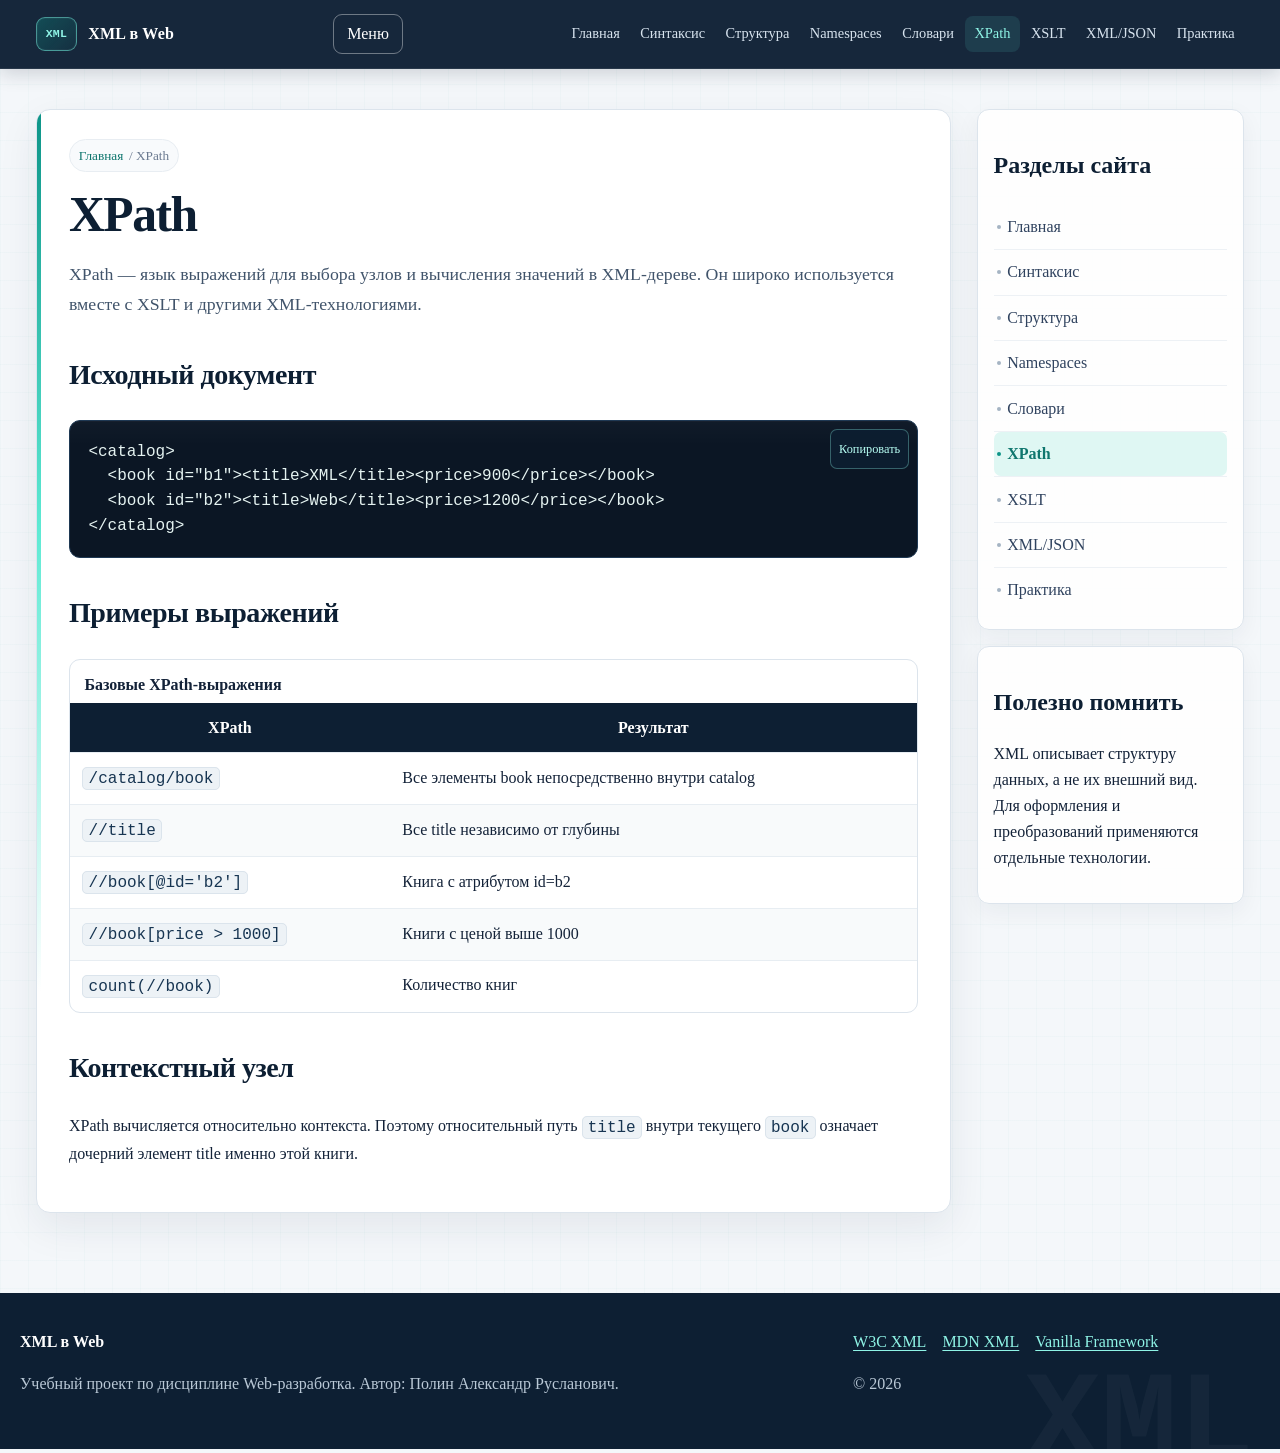
<file: xpath.html>
<!doctype html>
<html lang="ru">
<head>
  <meta charset="utf-8">
  <meta name="viewport" content="width=device-width, initial-scale=1">
  <meta name="theme-color" content="#0d1f33">
  <meta name="description" content="Основы XPath и примеры выбора узлов XML.">
  <meta name="author" content="Полин Александр Русланович">
  <title>XPath — XML в Web</title>
  <link rel="icon" href="images/favicon.svg" type="image/svg+xml">
  <link rel="stylesheet" href="https://assets.ubuntu.com/v1/vanilla_framework_version_4.59.0.min.css">
  <link rel="stylesheet" href="css/style.css">
</head>
<body>
<a class="skip-link" href="#main">Перейти к основному содержимому</a>
<header class="site-header"><div class="header-inner"><a class="brand" href="index.html"><span class="brand-mark">XML</span><span>XML в Web</span></a><button class="p-button menu-toggle" type="button" aria-expanded="false" aria-controls="main-nav" aria-label="Открыть меню">Меню</button><nav id="main-nav" class="main-nav" aria-label="Основная навигация"><ul><li><a href="index.html">Главная</a></li>
<li><a href="syntax.html">Синтаксис</a></li>
<li><a href="structure.html">Структура</a></li>
<li><a href="namespaces.html">Namespaces</a></li>
<li><a href="vocabularies.html">Словари</a></li>
<li><a href="xpath.html" aria-current="page">XPath</a></li>
<li><a href="xslt.html">XSLT</a></li>
<li><a href="xml-json.html">XML/JSON</a></li>
<li><a href="examples.html">Практика</a></li></ul></nav></div></header>

<div class="page-wrap"><div class="content-layout"><main id="main"><article class="content-card"><div class="breadcrumbs"><a href="index.html">Главная</a> / XPath</div><h1 class="page-title">XPath</h1><p class="lead">XPath — язык выражений для выбора узлов и вычисления значений в XML-дереве. Он широко используется вместе с XSLT и другими XML-технологиями.</p>
<h2>Исходный документ</h2><div class="code-block"><button class="p-button copy-btn" type="button">Копировать</button><pre><code>&lt;catalog&gt;
  &lt;book id=&quot;b1&quot;&gt;&lt;title&gt;XML&lt;/title&gt;&lt;price&gt;900&lt;/price&gt;&lt;/book&gt;
  &lt;book id=&quot;b2&quot;&gt;&lt;title&gt;Web&lt;/title&gt;&lt;price&gt;1200&lt;/price&gt;&lt;/book&gt;
&lt;/catalog&gt;</code></pre></div>
<h2>Примеры выражений</h2><div class="table-scroll"><table><caption>Базовые XPath-выражения</caption><thead><tr><th>XPath</th><th>Результат</th></tr></thead><tbody><tr><td><code>/catalog/book</code></td><td>Все элементы book непосредственно внутри catalog</td></tr><tr><td><code>//title</code></td><td>Все title независимо от глубины</td></tr><tr><td><code>//book[@id='b2']</code></td><td>Книга с атрибутом id=b2</td></tr><tr><td><code>//book[price &gt; 1000]</code></td><td>Книги с ценой выше 1000</td></tr><tr><td><code>count(//book)</code></td><td>Количество книг</td></tr></tbody></table></div>
<h2>Контекстный узел</h2><p>XPath вычисляется относительно контекста. Поэтому относительный путь <code>title</code> внутри текущего <code>book</code> означает дочерний элемент title именно этой книги.</p></article></main><aside aria-label="Дополнительная навигация"><div class="aside-sticky"><section class="side-card"><h2 class="p-heading--5">Разделы сайта</h2><ul class="side-nav"><li><a href="index.html">Главная</a></li>
<li><a href="syntax.html">Синтаксис</a></li>
<li><a href="structure.html">Структура</a></li>
<li><a href="namespaces.html">Namespaces</a></li>
<li><a href="vocabularies.html">Словари</a></li>
<li><a href="xpath.html" aria-current="page">XPath</a></li>
<li><a href="xslt.html">XSLT</a></li>
<li><a href="xml-json.html">XML/JSON</a></li>
<li><a href="examples.html">Практика</a></li></ul></section><section class="side-card"><h2 class="p-heading--5">Полезно помнить</h2><p>XML описывает структуру данных, а не их внешний вид. Для оформления и преобразований применяются отдельные технологии.</p></section></div></aside></div></div>
<footer class="site-footer"><div class="footer-inner"><div><strong>XML в Web</strong><p class="muted-light">Учебный проект по дисциплине Web-разработка. Автор: Полин Александр Русланович.</p></div><div><ul class="footer-links"><li><a href="https://www.w3.org/XML/" target="_blank" rel="noopener">W3C XML</a></li><li><a href="https://developer.mozilla.org/ru/docs/Web/XML" target="_blank" rel="noopener">MDN XML</a></li><li><a href="https://vanillaframework.io/" target="_blank" rel="noopener">Vanilla Framework</a></li></ul><p class="muted-light">© 2026</p></div></div></footer>
<script src="js/main.js"></script>
</body></html>
</file>
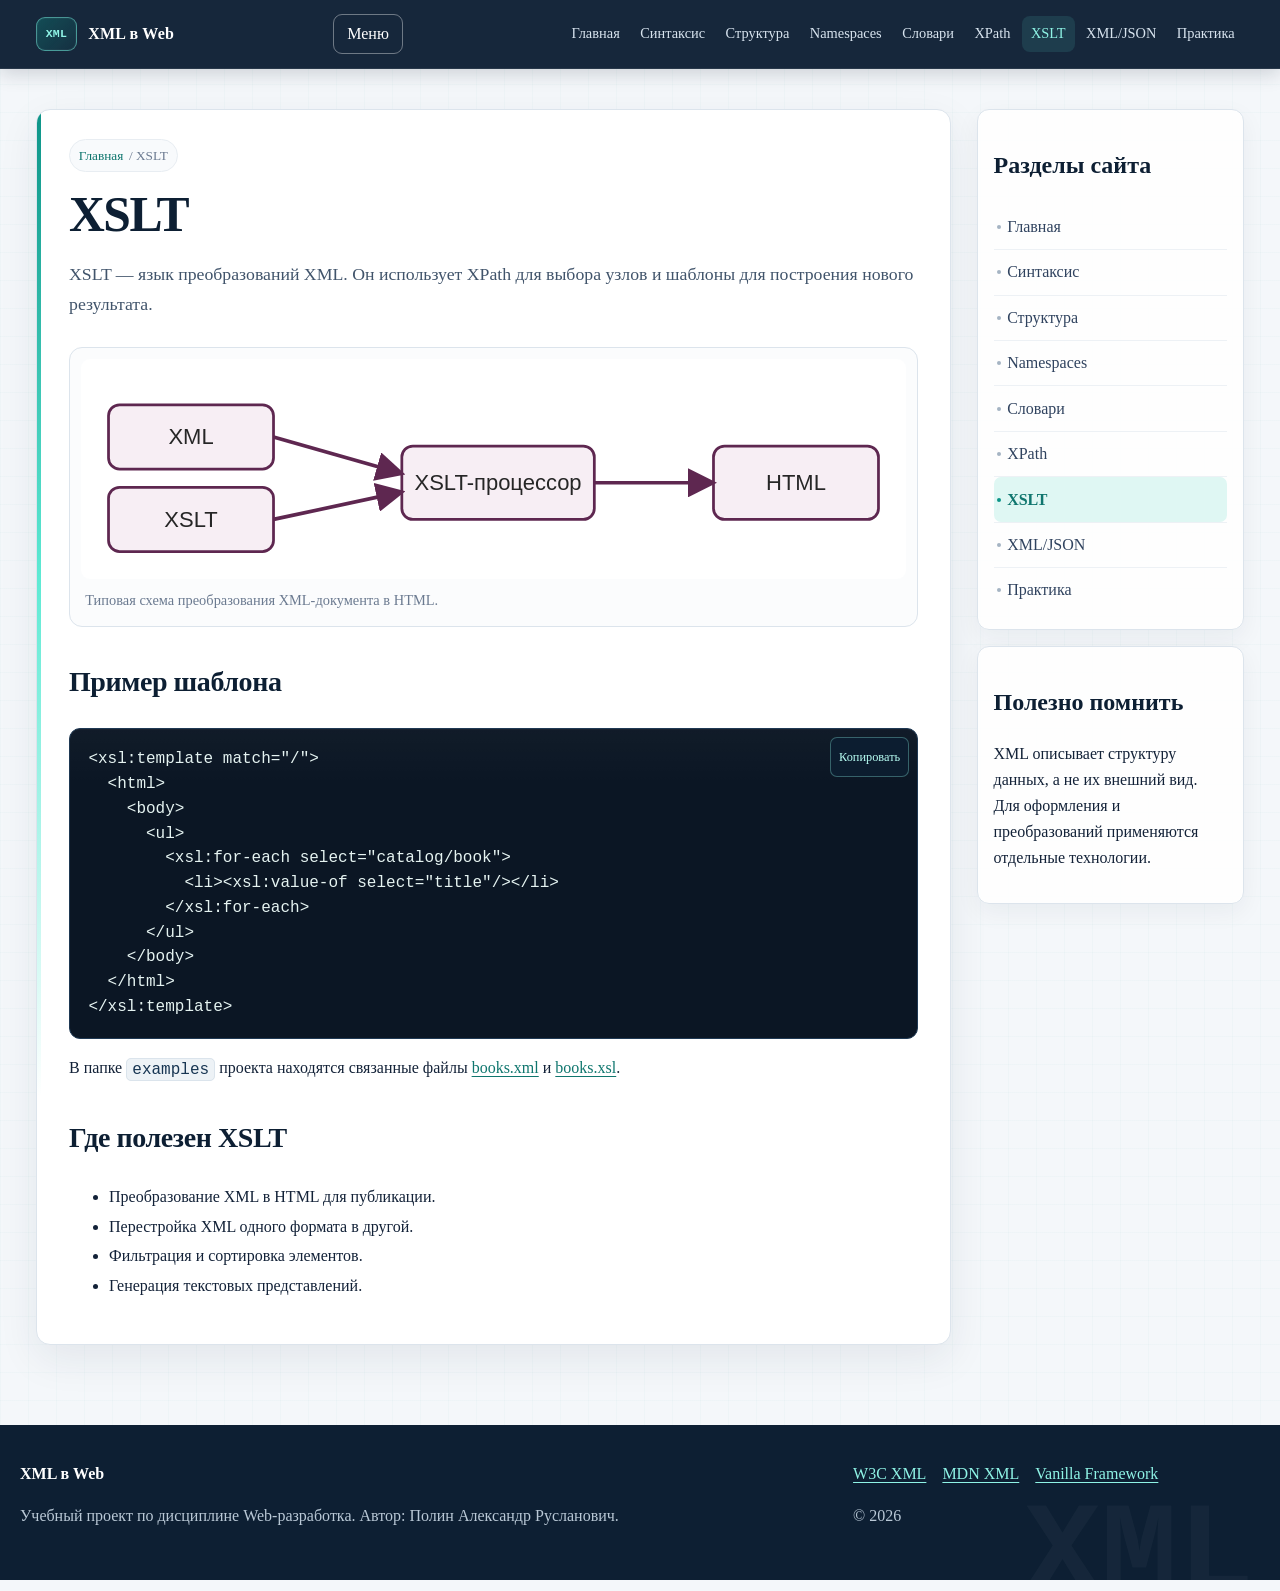
<file: xslt.html>
<!doctype html>
<html lang="ru">
<head>
  <meta charset="utf-8">
  <meta name="viewport" content="width=device-width, initial-scale=1">
  <meta name="theme-color" content="#0d1f33">
  <meta name="description" content="Основы XSLT и преобразование XML в HTML.">
  <meta name="author" content="Полин Александр Русланович">
  <title>XSLT — XML в Web</title>
  <link rel="icon" href="images/favicon.svg" type="image/svg+xml">
  <link rel="stylesheet" href="https://assets.ubuntu.com/v1/vanilla_framework_version_4.59.0.min.css">
  <link rel="stylesheet" href="css/style.css">
</head>
<body>
<a class="skip-link" href="#main">Перейти к основному содержимому</a>
<header class="site-header"><div class="header-inner"><a class="brand" href="index.html"><span class="brand-mark">XML</span><span>XML в Web</span></a><button class="p-button menu-toggle" type="button" aria-expanded="false" aria-controls="main-nav" aria-label="Открыть меню">Меню</button><nav id="main-nav" class="main-nav" aria-label="Основная навигация"><ul><li><a href="index.html">Главная</a></li>
<li><a href="syntax.html">Синтаксис</a></li>
<li><a href="structure.html">Структура</a></li>
<li><a href="namespaces.html">Namespaces</a></li>
<li><a href="vocabularies.html">Словари</a></li>
<li><a href="xpath.html">XPath</a></li>
<li><a href="xslt.html" aria-current="page">XSLT</a></li>
<li><a href="xml-json.html">XML/JSON</a></li>
<li><a href="examples.html">Практика</a></li></ul></nav></div></header>

<div class="page-wrap"><div class="content-layout"><main id="main"><article class="content-card"><div class="breadcrumbs"><a href="index.html">Главная</a> / XSLT</div><h1 class="page-title">XSLT</h1><p class="lead">XSLT — язык преобразований XML. Он использует XPath для выбора узлов и шаблоны для построения нового результата.</p>
<figure class="figure"><img src="images/xml-flow.svg" alt="Схема: XML и XSLT передаются XSLT-процессору, результатом становится HTML" title="Преобразование XML через XSLT"><figcaption>Типовая схема преобразования XML-документа в HTML.</figcaption></figure>
<h2>Пример шаблона</h2><div class="code-block"><button class="p-button copy-btn" type="button">Копировать</button><pre><code>&lt;xsl:template match=&quot;/&quot;&gt;
  &lt;html&gt;
    &lt;body&gt;
      &lt;ul&gt;
        &lt;xsl:for-each select=&quot;catalog/book&quot;&gt;
          &lt;li&gt;&lt;xsl:value-of select=&quot;title&quot;/&gt;&lt;/li&gt;
        &lt;/xsl:for-each&gt;
      &lt;/ul&gt;
    &lt;/body&gt;
  &lt;/html&gt;
&lt;/xsl:template&gt;</code></pre></div>
<p>В папке <code>examples</code> проекта находятся связанные файлы <a href="examples/books.xml">books.xml</a> и <a href="examples/books.xsl">books.xsl</a>.</p>
<h2>Где полезен XSLT</h2><ul><li>Преобразование XML в HTML для публикации.</li><li>Перестройка XML одного формата в другой.</li><li>Фильтрация и сортировка элементов.</li><li>Генерация текстовых представлений.</li></ul></article></main><aside aria-label="Дополнительная навигация"><div class="aside-sticky"><section class="side-card"><h2 class="p-heading--5">Разделы сайта</h2><ul class="side-nav"><li><a href="index.html">Главная</a></li>
<li><a href="syntax.html">Синтаксис</a></li>
<li><a href="structure.html">Структура</a></li>
<li><a href="namespaces.html">Namespaces</a></li>
<li><a href="vocabularies.html">Словари</a></li>
<li><a href="xpath.html">XPath</a></li>
<li><a href="xslt.html" aria-current="page">XSLT</a></li>
<li><a href="xml-json.html">XML/JSON</a></li>
<li><a href="examples.html">Практика</a></li></ul></section><section class="side-card"><h2 class="p-heading--5">Полезно помнить</h2><p>XML описывает структуру данных, а не их внешний вид. Для оформления и преобразований применяются отдельные технологии.</p></section></div></aside></div></div>
<footer class="site-footer"><div class="footer-inner"><div><strong>XML в Web</strong><p class="muted-light">Учебный проект по дисциплине Web-разработка. Автор: Полин Александр Русланович.</p></div><div><ul class="footer-links"><li><a href="https://www.w3.org/XML/" target="_blank" rel="noopener">W3C XML</a></li><li><a href="https://developer.mozilla.org/ru/docs/Web/XML" target="_blank" rel="noopener">MDN XML</a></li><li><a href="https://vanillaframework.io/" target="_blank" rel="noopener">Vanilla Framework</a></li></ul><p class="muted-light">© 2026</p></div></div></footer>
<script src="js/main.js"></script>
</body></html>
</file>
<file: css/style.css>
/*
  XML в Web — учебный проект
  Автор: Полин Александр Русланович
  CSS-фреймворк: Vanilla Framework 4.59.0 + custom CSS
  Оформление: technical editorial / light UI
*/
:root {
  --ink: #132238;
  --ink-soft: #30435f;
  --muted: #6b7a90;
  --navy: #0d1f33;
  --navy-2: #132b45;
  --accent: #0d9488;
  --accent-dark: #0f766e;
  --accent-soft: #dff7f3;
  --accent-pale: #f1fbf9;
  --warm: #f59e0b;
  --bg: #f4f7fa;
  --paper: #ffffff;
  --paper-2: #f8fafc;
  --line: #dce4ec;
  --line-strong: #c8d3df;
  --code: #0b1624;
  --radius: 14px;
  --shadow: 0 14px 40px rgba(20, 39, 62, .08);
}

* { box-sizing: border-box; }
html { scroll-behavior: smooth; }
body {
  margin: 0;
  color: var(--ink);
  background:
    linear-gradient(rgba(13, 148, 136, .025) 1px, transparent 1px),
    linear-gradient(90deg, rgba(13, 148, 136, .025) 1px, transparent 1px),
    var(--bg);
  background-size: 28px 28px;
  font-size: 16px;
  line-height: 1.62;
}

a { color: var(--accent-dark); text-underline-offset: .18em; }
a:hover { color: var(--accent); }
img { max-width: 100%; height: auto; }

/* Header */
.site-header {
  position: sticky;
  top: 0;
  z-index: 1000;
  background: rgba(13, 31, 51, .96);
  border-bottom: 1px solid rgba(255,255,255,.08);
  box-shadow: 0 5px 18px rgba(6, 20, 35, .16);
  backdrop-filter: blur(10px);
}
.header-inner {
  max-width: 1240px;
  min-height: 68px;
  margin: 0 auto;
  padding: .65rem 1rem;
  display: flex;
  align-items: center;
  justify-content: space-between;
  gap: 1rem;
}
.brand {
  display: inline-flex;
  align-items: center;
  gap: .72rem;
  color: #fff;
  text-decoration: none;
  font-weight: 700;
  letter-spacing: .01em;
  white-space: nowrap;
}
.brand:hover { color: #fff; text-decoration: none; }
.brand-mark {
  width: 2.55rem;
  height: 2.15rem;
  display: grid;
  place-items: center;
  border: 1px solid rgba(127, 243, 228, .5);
  border-radius: 9px;
  background: linear-gradient(135deg, rgba(13,148,136,.35), rgba(13,148,136,.08));
  color: #8ff4e6;
  font: 700 .72rem/1 "SFMono-Regular", Consolas, monospace;
  box-shadow: inset 0 0 0 1px rgba(255,255,255,.03);
}
.menu-toggle.p-button {
  margin: 0;
  min-width: auto;
  background: transparent;
  color: #fff;
  border-color: rgba(255,255,255,.38);
  border-radius: 9px;
}
.main-nav { display: none; }
.main-nav.is-open {
  display: block;
  position: absolute;
  left: 0;
  right: 0;
  top: 100%;
  background: var(--navy);
  border-top: 1px solid rgba(255,255,255,.07);
  border-bottom: 1px solid rgba(255,255,255,.12);
  padding: .75rem 1rem 1rem;
}
.main-nav ul {
  list-style: none;
  margin: 0;
  padding: 0;
  display: flex;
  flex-direction: column;
  gap: .28rem;
}
.main-nav a {
  display: block;
  padding: .48rem .66rem;
  color: #d8e4ef;
  text-decoration: none;
  border-radius: 8px;
  font-size: .93rem;
  transition: background-color .18s ease, color .18s ease;
}
.main-nav a:hover,
.main-nav a:focus,
.main-nav a[aria-current="page"] {
  background: rgba(82, 222, 206, .12);
  color: #8ff4e6;
}

/* Hero only on home */
.hero {
  position: relative;
  overflow: hidden;
  color: #fff;
  background:
    radial-gradient(circle at 82% 10%, rgba(45, 212, 191, .26), transparent 28%),
    linear-gradient(120deg, #10243b 0%, #12304a 58%, #0e4d4b 100%);
}
.hero::before {
  content: "<xml/>";
  position: absolute;
  right: max(2vw, 1rem);
  top: 50%;
  transform: translateY(-53%);
  color: rgba(255,255,255,.055);
  font: 800 clamp(5rem, 17vw, 13rem)/1 "SFMono-Regular", Consolas, monospace;
  letter-spacing: -.1em;
  pointer-events: none;
}
.hero .row {
  position: relative;
  z-index: 1;
  padding-top: 3.6rem;
  padding-bottom: 3.9rem;
}
.hero h1 {
  max-width: 780px;
  margin-bottom: 1rem;
  color: #fff;
  font-size: clamp(2.3rem, 5vw, 4.25rem);
  line-height: 1.03;
  letter-spacing: -.035em;
}
.hero p { color: #dfeaf3; }
.hero .p-heading--4 { max-width: 720px; font-size: clamp(1.05rem, 2.1vw, 1.35rem); line-height: 1.5; }
.hero-kicker {
  display: inline-flex;
  align-items: center;
  gap: .5rem;
  margin-bottom: 1rem;
  text-transform: uppercase;
  letter-spacing: .13em;
  font-size: .77rem;
  font-weight: 700;
  color: #8ff4e6 !important;
}
.hero-kicker::before { content: ""; width: 26px; height: 2px; background: #62e7d6; }
.hero-actions { display: flex; flex-wrap: wrap; gap: .7rem; margin-top: 1.55rem; }
.hero .p-button--positive {
  background: #62e7d6;
  border-color: #62e7d6;
  color: #0d2a33;
  border-radius: 10px;
  font-weight: 700;
}
.hero .p-button--positive:hover { background: #8ff4e6; border-color: #8ff4e6; }
.hero .p-button {
  color: #fff;
  border-color: rgba(255,255,255,.42);
  background: rgba(255,255,255,.04);
  border-radius: 10px;
}

/* Main layout */
.page-wrap { max-width: 1240px; margin: 0 auto; padding: 2rem 1rem 3rem; }
.content-layout {
  display: grid;
  grid-template-columns: 1fr;
  gap: 1.4rem;
}
.content-card {
  position: relative;
  overflow: hidden;
  background: var(--paper);
  border: 1px solid var(--line);
  border-radius: var(--radius);
  box-shadow: var(--shadow);
  padding: 1.35rem;
}
.content-card::before {
  content: "";
  position: absolute;
  left: 0;
  top: 0;
  bottom: 0;
  width: 4px;
  background: linear-gradient(var(--accent), #5eead4 38%, transparent 80%);
}
.side-card {
  background: rgba(255,255,255,.9);
  border: 1px solid var(--line);
  border-radius: 12px;
  padding: 1rem;
  box-shadow: 0 8px 24px rgba(20,39,62,.055);
}
.side-card + .side-card { margin-top: 1rem; }
.side-card h2 { color: var(--navy); }
.side-nav { list-style: none; padding: 0; margin: 0; }
.side-nav li + li { border-top: 1px solid #edf1f5; }
.side-nav a {
  position: relative;
  display: block;
  padding: .58rem .45rem .58rem .85rem;
  color: var(--ink-soft);
  text-decoration: none;
  border-radius: 7px;
  transition: padding-left .15s ease, background .15s ease;
}
.side-nav a::before {
  content: "";
  position: absolute;
  left: .2rem;
  top: 50%;
  width: 4px;
  height: 4px;
  transform: translateY(-50%);
  border-radius: 50%;
  background: #a5b4c3;
}
.side-nav a:hover { background: var(--paper-2); padding-left: 1rem; }
.side-nav a[aria-current="page"] {
  background: var(--accent-soft);
  color: var(--accent-dark);
  font-weight: 700;
}
.side-nav a[aria-current="page"]::before { background: var(--accent); }

/* Typography */
.breadcrumbs {
  display: flex;
  flex-wrap: wrap;
  align-items: center;
  gap: .35rem;
  width: fit-content;
  margin-bottom: 1rem;
  padding: .3rem .55rem;
  color: var(--muted);
  background: var(--paper-2);
  border: 1px solid #e8edf2;
  border-radius: 999px;
  font-size: .83rem;
}
.breadcrumbs a { color: var(--accent-dark); text-decoration: none; }
.page-title {
  margin: .2rem 0 .5rem;
  color: var(--navy);
  font-size: clamp(2rem, 4vw, 3.1rem);
  line-height: 1.08;
  letter-spacing: -.03em;
}
.lead {
  max-width: 860px;
  margin-bottom: 1.6rem;
  color: #41546b;
  font-size: 1.11rem;
  line-height: 1.7;
}
.content-card h2 {
  margin-top: 2rem;
  color: var(--navy);
  font-size: clamp(1.35rem, 2.2vw, 1.75rem);
  letter-spacing: -.015em;
}
.content-card h3 { color: #173552; }
.content-card li + li { margin-top: .24rem; }

/* Callouts and cards */
.callout {
  position: relative;
  border: 1px solid #bee9e2;
  border-left: 0;
  border-radius: 10px;
  background: linear-gradient(90deg, #e7faf6, #f8fdfc);
  padding: 1rem 1rem 1rem 1.25rem;
  margin: 1.3rem 0;
}
.callout::before {
  content: "";
  position: absolute;
  left: 0;
  top: 0;
  bottom: 0;
  width: 5px;
  border-radius: 10px 0 0 10px;
  background: var(--accent);
}
.callout strong { color: var(--accent-dark); }
.topic-grid {
  display: grid;
  grid-template-columns: 1fr;
  gap: .85rem;
  margin: 1.3rem 0;
}
.topic-card {
  position: relative;
  overflow: hidden;
  border: 1px solid var(--line);
  border-radius: 12px;
  padding: 1.05rem;
  background: linear-gradient(180deg, #fff 0%, #fbfcfd 100%);
  box-shadow: 0 7px 18px rgba(20,39,62,.045);
  transition: transform .18s ease, box-shadow .18s ease, border-color .18s ease;
}
.topic-card::after {
  content: "";
  position: absolute;
  width: 54px;
  height: 54px;
  right: -22px;
  top: -22px;
  border: 8px solid rgba(13,148,136,.09);
  border-radius: 50%;
}
.topic-card:hover {
  transform: translateY(-2px);
  border-color: #b6ddd7;
  box-shadow: 0 12px 28px rgba(20,39,62,.08);
}
.topic-card h3 { margin-top: .55rem; margin-bottom: .45rem; }
.badge {
  display: inline-block;
  padding: .17rem .52rem;
  border-radius: 999px;
  background: var(--accent-soft);
  color: var(--accent-dark);
  font-size: .74rem;
  font-weight: 800;
  letter-spacing: .03em;
  text-transform: uppercase;
}

/* Code */
.code-block { position: relative; margin: 1rem 0; }
pre {
  overflow-x: auto;
  padding: 1.15rem;
  border: 1px solid #1f3954;
  border-radius: 11px;
  background:
    linear-gradient(180deg, rgba(255,255,255,.025), transparent 18%),
    var(--code);
  color: #e5f3f1;
  line-height: 1.55;
  box-shadow: inset 0 1px 0 rgba(255,255,255,.025);
}
code { font-family: "SFMono-Regular", Consolas, "Liberation Mono", monospace; }
:not(pre) > code {
  background: #edf2f6;
  color: #173552;
  padding: .1rem .32rem;
  border: 1px solid #dbe4ec;
  border-radius: 5px;
}
.copy-btn.p-button {
  position: absolute;
  right: .55rem;
  top: .55rem;
  z-index: 2;
  min-width: auto;
  padding: .27rem .5rem;
  border-color: rgba(143,244,230,.32);
  background: rgba(13,31,51,.82);
  color: #b8fff4;
  border-radius: 7px;
  font-size: .77rem;
}

/* Figures */
.figure {
  margin: 1.7rem 0;
  padding: .7rem;
  background: #fbfcfd;
  border: 1px solid var(--line);
  border-radius: 13px;
}
.figure img {
  display: block;
  width: 100%;
  border: 0;
  border-radius: 9px;
  background: #fff;
}
.figure figcaption { margin: .65rem .25rem .15rem; color: var(--muted); font-size: .9rem; }

/* Tables */
.table-scroll {
  overflow-x: auto;
  margin: 1.1rem 0;
  border: 1px solid var(--line);
  border-radius: 11px;
  background: #fff;
}
table { width: 100%; margin: 0; border-collapse: collapse; }
caption { text-align: left; font-weight: 700; color: var(--ink); padding: .75rem .9rem .35rem; }
thead { background: var(--navy); color: #fff; }
thead th { color: #fff; }
th, td { padding: .72rem .78rem; border-bottom: 1px solid #e7edf2; vertical-align: top; }
tbody tr:nth-child(even) { background: #f8fafb; }
tbody tr:last-child td { border-bottom: 0; }

/* Video + forms */
.video-wrap {
  position: relative;
  aspect-ratio: 16 / 9;
  width: 100%;
  background: #09121d;
  border: 1px solid #1e3349;
  border-radius: 12px;
  overflow: hidden;
  box-shadow: 0 12px 30px rgba(20,39,62,.12);
}
.video-wrap iframe { position: absolute; inset: 0; width: 100%; height: 100%; border: 0; }
#xml-quiz fieldset {
  margin: 1rem 0;
  padding: 1rem;
  border: 1px solid var(--line);
  border-radius: 10px;
  background: #fbfcfd;
}
#xml-quiz legend { padding: 0 .35rem; color: var(--navy); font-weight: 700; }
#xml-quiz label { display: inline-block; padding: .16rem 0; }
#xml-quiz .p-button--positive {
  background: var(--accent);
  border-color: var(--accent);
  border-radius: 9px;
}
#xml-quiz .p-button { border-radius: 9px; }
.quiz-result {
  margin-top: 1rem;
  padding: .7rem .85rem;
  border-radius: 8px;
  background: var(--accent-pale);
  color: var(--accent-dark);
  font-weight: 700;
}
.quiz-result:empty { display: none; }
.form-note { font-size: .9rem; color: var(--muted); }

/* Footer */
.site-footer {
  position: relative;
  overflow: hidden;
  margin-top: 2rem;
  padding: 2.25rem 1rem;
  background: var(--navy);
  color: #fff;
}
.site-footer::after {
  content: "XML";
  position: absolute;
  right: 2vw;
  bottom: -2.5rem;
  color: rgba(255,255,255,.035);
  font: 800 8rem/1 "SFMono-Regular", Consolas, monospace;
  pointer-events: none;
}
.site-footer a { color: #8ff4e6; }
.footer-inner {
  position: relative;
  z-index: 1;
  max-width: 1240px;
  margin: 0 auto;
  display: grid;
  gap: 1.2rem;
}
.footer-links { list-style: none; padding: 0; margin: 0; display: flex; flex-wrap: wrap; gap: .65rem 1rem; }
.muted-light { color: #b9c8d6; }

.skip-link { position: absolute; left: -9999px; top: 0; z-index: 2000; background: #fff; color: #000; padding: .5rem 1rem; }
.skip-link:focus { left: .5rem; top: .5rem; }

@media (min-width: 768px) {
  .page-wrap { padding-top: 2.5rem; }
  .content-card { padding: 1.8rem 2rem; }
  .topic-grid { grid-template-columns: repeat(2, minmax(0,1fr)); }
  .footer-inner { grid-template-columns: 2fr 1fr; }
}

@media (min-width: 992px) {
  .menu-toggle { display: none; }
  .main-nav { display: block; }
  .main-nav ul { flex-direction: row; flex-wrap: wrap; justify-content: flex-end; gap: .12rem; }
  .main-nav a { padding: .42rem .48rem; font-size: .85rem; }
  .content-layout { grid-template-columns: minmax(0, 3.25fr) minmax(238px, .95fr); align-items: start; gap: 1.6rem; }
  .aside-sticky { position: sticky; top: 5.5rem; }
  .topic-grid { grid-template-columns: repeat(3, minmax(0,1fr)); }
}

@media (min-width: 1180px) {
  .main-nav a { padding-left: .58rem; padding-right: .58rem; font-size: .9rem; }
}

@media (prefers-reduced-motion: reduce) {
  html { scroll-behavior: auto; }
  *, *::before, *::after { animation-duration: .01ms !important; transition-duration: .01ms !important; }
}



/* Button fallback: keeps controls usable even before the framework CSS finishes loading. */
.p-button,
.p-button--positive {
  display: inline-flex;
  align-items: center;
  justify-content: center;
  min-height: 2.5rem;
  padding: .5rem .85rem;
  border: 1px solid var(--line-strong);
  border-radius: 9px;
  background: #fff;
  color: var(--ink);
  font: inherit;
  line-height: 1.3;
  text-decoration: none;
  cursor: pointer;
}

.p-button--positive {
  background: var(--accent);
  border-color: var(--accent);
  color: #fff;
}

/* =========================================================
   MOBILE / CROSS-BROWSER HARDENING
   ========================================================= */

html {
  width: 100%;
  -webkit-text-size-adjust: 100%;
  text-size-adjust: 100%;
  max-width: 100%;
  overflow-x: hidden;
  color-scheme: light;
}

body {
  width: 100%;
  max-width: 100%;
  min-width: 0;
  overflow-x: hidden;
}

body,
header,
main,
aside,
article,
section,
div,
figure,
form,
fieldset {
  min-width: 0;
}

img,
svg,
video,
iframe {
  max-width: 100%;
}

.site-header {
  -webkit-backdrop-filter: blur(10px);
  backdrop-filter: blur(10px);
}

.header-inner,
.page-wrap,
.footer-inner,
.hero-inner {
  width: 100%;
  min-width: 0;
}

.hero-inner {
  position: relative;
  z-index: 1;
  max-width: 1240px;
  margin: 0 auto;
  padding: 3.6rem 1rem 3.9rem;
}

.hero-inner > * {
  max-width: 780px;
}

.p-button,
.p-button--positive {
  box-sizing: border-box;
  max-width: 100%;
}

main,
aside {
  min-width: 0;
}

.content-card,
.side-card,
.topic-card,
.callout,
.figure,
.code-block,
.table-scroll,
.video-wrap {
  max-width: 100%;
}

.content-card p,
.content-card li,
.side-card p,
th,
td,
figcaption,
.breadcrumbs {
  overflow-wrap: break-word;
  word-break: normal;
}

:not(pre) > code {
  overflow-wrap: anywhere;
}

.code-block {
  min-width: 0;
}

pre {
  width: 100%;
  max-width: 100%;
  min-width: 0;
  overscroll-behavior-inline: contain;
  -webkit-overflow-scrolling: touch;
}

pre code {
  white-space: pre;
  overflow-wrap: normal;
  word-break: normal;
}

.table-scroll {
  width: 100%;
  max-width: 100%;
  overscroll-behavior-inline: contain;
  -webkit-overflow-scrolling: touch;
}

.table-scroll table {
  min-width: 540px;
}

fieldset {
  min-inline-size: 0;
  min-width: 0;
}

.video-wrap iframe {
  display: block;
}

.error-page {
  min-height: 100vh;
  min-height: 100dvh;
  display: grid;
  place-items: center;
  padding: 1rem;
  background:
    radial-gradient(circle at 80% 10%, rgba(45, 212, 191, .15), transparent 25%),
    var(--bg);
}

.error-card {
  width: min(100%, 560px);
  padding: 2rem;
  text-align: center;
  background: var(--paper);
  border: 1px solid var(--line);
  border-radius: var(--radius);
  box-shadow: var(--shadow);
}

.error-mark {
  margin: 0 auto 1rem;
}

.error-code {
  margin: 0;
  color: var(--accent-dark);
  font: 800 4rem/1 "SFMono-Regular", Consolas, monospace;
}

.error-card h1 {
  margin-top: .7rem;
  color: var(--navy);
}

@media (max-width: 991px) {
  .main-nav.is-open {
    max-height: calc(100vh - 64px);
    max-height: calc(100dvh - 64px);
    overflow-y: auto;
    overscroll-behavior: contain;
    -webkit-overflow-scrolling: touch;
    box-shadow: 0 16px 30px rgba(6, 20, 35, .22);
  }
}

@media (max-width: 767px) {
  body {
    font-size: 15.5px;
    line-height: 1.58;
    background-size: 24px 24px;
  }

  .header-inner {
    min-height: 60px;
    padding: .45rem .75rem;
    gap: .65rem;
  }

  .brand {
    min-width: 0;
    gap: .55rem;
    font-size: .95rem;
  }

  .brand-mark {
    flex: 0 0 auto;
    width: 2.25rem;
    height: 1.95rem;
    font-size: .66rem;
  }

  .menu-toggle.p-button {
    flex: 0 0 auto;
    margin: 0;
    padding: .42rem .65rem;
    font-size: .9rem;
    line-height: 1.25;
    white-space: nowrap;
  }

  .main-nav.is-open {
    padding: .55rem .75rem .75rem;
  }

  .main-nav ul {
    gap: .18rem;
  }

  .main-nav a {
    padding: .62rem .7rem;
    font-size: .94rem;
  }

  .hero::before {
    right: -.25rem;
    font-size: clamp(4.3rem, 26vw, 7rem);
  }

  .hero-inner {
    padding: 2.35rem .85rem 2.55rem;
  }

  .hero h1 {
    max-width: 100%;
    margin-top: 0;
    font-size: clamp(2rem, 10vw, 2.8rem);
    line-height: 1.06;
  }

  .hero .p-heading--4 {
    max-width: 100%;
    font-size: 1.02rem;
    line-height: 1.5;
  }

  .hero-actions {
    gap: .55rem;
    margin-top: 1.25rem;
  }

  .page-wrap {
    padding: 1rem .72rem 2rem;
  }

  .content-layout {
    gap: 1rem;
  }

  .content-card {
    padding: 1.05rem .9rem 1.2rem;
    border-radius: 11px;
    box-shadow: 0 8px 24px rgba(20, 39, 62, .07);
  }

  .content-card::before {
    width: 3px;
  }

  .side-card {
    padding: .9rem;
  }

  .breadcrumbs {
    width: auto;
    max-width: 100%;
    margin-bottom: .8rem;
    border-radius: 9px;
    line-height: 1.4;
  }

  .page-title {
    font-size: clamp(1.75rem, 8vw, 2.2rem);
    line-height: 1.12;
  }

  .lead {
    margin-bottom: 1.25rem;
    font-size: 1rem;
    line-height: 1.62;
  }

  .content-card h2 {
    margin-top: 1.55rem;
    font-size: 1.35rem;
  }

  .content-card h3 {
    font-size: 1.12rem;
  }

  .callout {
    padding: .85rem .85rem .85rem 1.05rem;
    margin: 1rem 0;
  }

  .topic-grid {
    gap: .7rem;
    margin: 1rem 0;
  }

  .topic-card {
    padding: .9rem;
  }

  .code-block {
    margin: .9rem 0;
  }

  pre {
    margin: 0;
    padding: 3rem .85rem .9rem;
    border-radius: 9px;
    font-size: .84rem;
    line-height: 1.5;
  }

  .copy-btn.p-button {
    right: .45rem;
    top: .45rem;
    padding: .28rem .48rem;
    font-size: .73rem;
  }

  .figure {
    margin: 1.15rem 0;
    padding: .4rem;
    border-radius: 10px;
  }

  .figure img {
    border-radius: 7px;
  }

  .table-scroll {
    margin: .9rem 0;
    border-radius: 9px;
  }

  .table-scroll table {
    min-width: 520px;
  }

  th,
  td {
    padding: .62rem .68rem;
    font-size: .92rem;
  }

  #xml-quiz fieldset {
    padding: .85rem;
  }

  #xml-quiz label {
    display: inline-flex;
    align-items: flex-start;
    gap: .38rem;
    width: 100%;
    padding: .22rem 0;
    line-height: 1.42;
  }

  #xml-quiz input[type="radio"] {
    flex: 0 0 auto;
    margin-top: .22rem;
  }

  .site-footer {
    margin-top: 1.25rem;
    padding: 1.65rem .8rem;
  }

  .site-footer::after {
    right: -1rem;
    font-size: 6rem;
  }

  .footer-links {
    display: grid;
    gap: .4rem;
  }
}

@media (max-width: 479px) {
  .hero-actions {
    display: grid;
    grid-template-columns: 1fr;
  }

  .hero-actions .p-button,
  .hero-actions .p-button--positive,
  #xml-quiz > .p-button,
  #xml-quiz > .p-button--positive {
    width: 100%;
    margin-right: 0;
    text-align: center;
    justify-content: center;
  }

  #xml-quiz > .p-button + .p-button,
  #xml-quiz > .p-button--positive + .p-button {
    margin-top: .5rem;
  }

  .table-scroll table {
    min-width: 500px;
  }

  .error-card {
    padding: 1.4rem 1rem;
  }

  .error-code {
    font-size: 3.2rem;
  }
}
</file>
